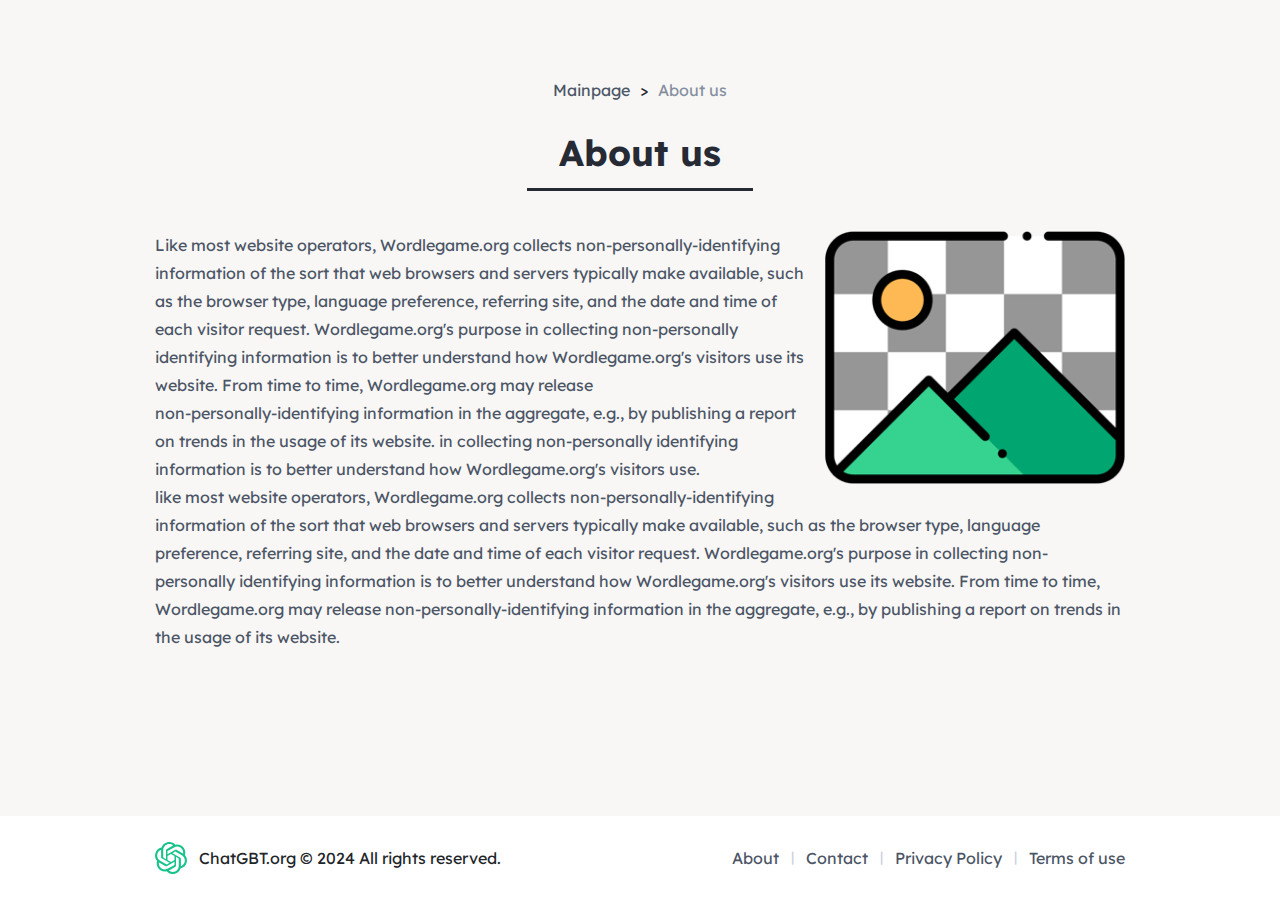
<file: about.html>
<!DOCTYPE html>
<html lang="ru">

<head>
	<meta charset="UTF-8">
	<meta http-equiv="X-UA-Compatible" content="IE=edge">
	<meta name="viewport" content="width=device-width, initial-scale=1.0">
	<title>ChatGBT - About us</title>
	<meta property="og:title" content="ChatGBT - About us">
	<meta property="og:description" content="Описание">
	<meta property="og:url" content="/">
	<meta property="og:site_name" content="ChatGBT - About us">
	<!-- favicon -->
	<link rel="apple-touch-icon" sizes="180x180" href="img/favicon/apple-touch-icon.png">
	<link rel="icon" type="image/png" sizes="32x32" href="img/favicon/favicon-32x32.png">
	<link rel="icon" type="image/png" sizes="16x16" href="img/favicon/favicon-16x16.png">
	<link rel="manifest" href="img/favicon/site.webmanifest">
	<link rel="mask-icon" href="img/favicon/safari-pinned-tab.svg" color="#5bbad5">
	<meta name="msapplication-TileColor" content="#ffffff">
	<meta name="theme-color" content="#ffffff">
	<!-- styles -->
	<link rel="stylesheet" href="css/vendor.min.css">
	<link rel="stylesheet" href="css/app.min.css">
</head>

<body>
	<!-- wrapper -->
	<div class="wrapper">
		<!-- content -->
		<div class="wrapper__content">
			<!-- about us -->
			<section class="section-inner" id="about-us">
				<div class="container">
					<nav class="breadcrumb section-inner__breadcrumb" aria-label="Breadcrumb">
						<ol class="breadcrumb__list">
							<li class="breadcrumb__item">
								<a href="index.html" class="breadcrumb__link">Mainpage</a>
							</li>
							<li class="breadcrumb__item">
								<a href="about.html" class="breadcrumb__link">About us</a>
							</li>
						</ol>
					</nav>
					<div class="section-heading">
						<h2 class="section-heading__title">About us</h2>
					</div>
					<div class="section-inner__content content">
						<picture class="float-right">
							<img src="img/about.svg" alt="Image">
						</picture>
						<p>Like most website operators, Wordlegame.org collects non-personally-identifying information
							of the sort that web browsers and servers typically make available, such as the browser
							type, language preference, referring site, and the date and time of each visitor request.
							Wordlegame.org's purpose in collecting non-personally identifying information is to better
							understand how Wordlegame.org's visitors use its website. From time to time, Wordlegame.org
							may release <br>non-personally-identifying information in the aggregate, e.g., by publishing
							a report on trends in the usage of its website. in collecting non-personally identifying
							information is to better understand how Wordlegame.org's visitors use. <br>like most website
							operators, Wordlegame.org collects non-personally-identifying information of the sort that
							web browsers and servers typically make available, such as the browser type, language
							preference, referring site, and the date and time of each visitor request. Wordlegame.org's
							purpose in collecting non-personally identifying information is to better understand how
							Wordlegame.org's visitors use its website. From time to time, Wordlegame.org may release
							non-personally-identifying information in the aggregate, e.g., by publishing a report on
							trends in the usage of its website.</p>
					</div>
				</div>
			</section>
			<!-- end of about us -->
		</div>
		<!-- end of content -->
		<!-- footer -->
		<footer class="footer" id="footer">
			<div class="container">
				<div class="footer__wrapper">
					<div class="footer__inner">
						<picture class="footer__logotype">
							<img src="img/logo.svg" alt="ChatGBT">
						</picture>
						<p class="footer__copyright">ChatGBT.org © 2024 All rights reserved.</p>
					</div>
					<ul class="footer__list">
						<li class="footer__item">
							<a href="about.html" class="footer__link">About</a>
						</li>
						<li class="footer__item">
							<a href="#" class="footer__link">Contact</a>
						</li>
						<li class="footer__item">
							<a href="privacy-policy.html" class="footer__link">Privacy Policy</a>
						</li>
						<li class="footer__item">
							<a href="terms-of-use.html" class="footer__link">Terms of use</a>
						</li>
					</ul>
				</div>
			</div>
		</footer>
		<!-- end of footer -->
	</div>
	<!-- end of wrapper -->
	<!-- scripts -->
	<script src="js/vendor.min.js"></script>
	<script src="js/app.min.js"></script>
</body>

</html>
</file>
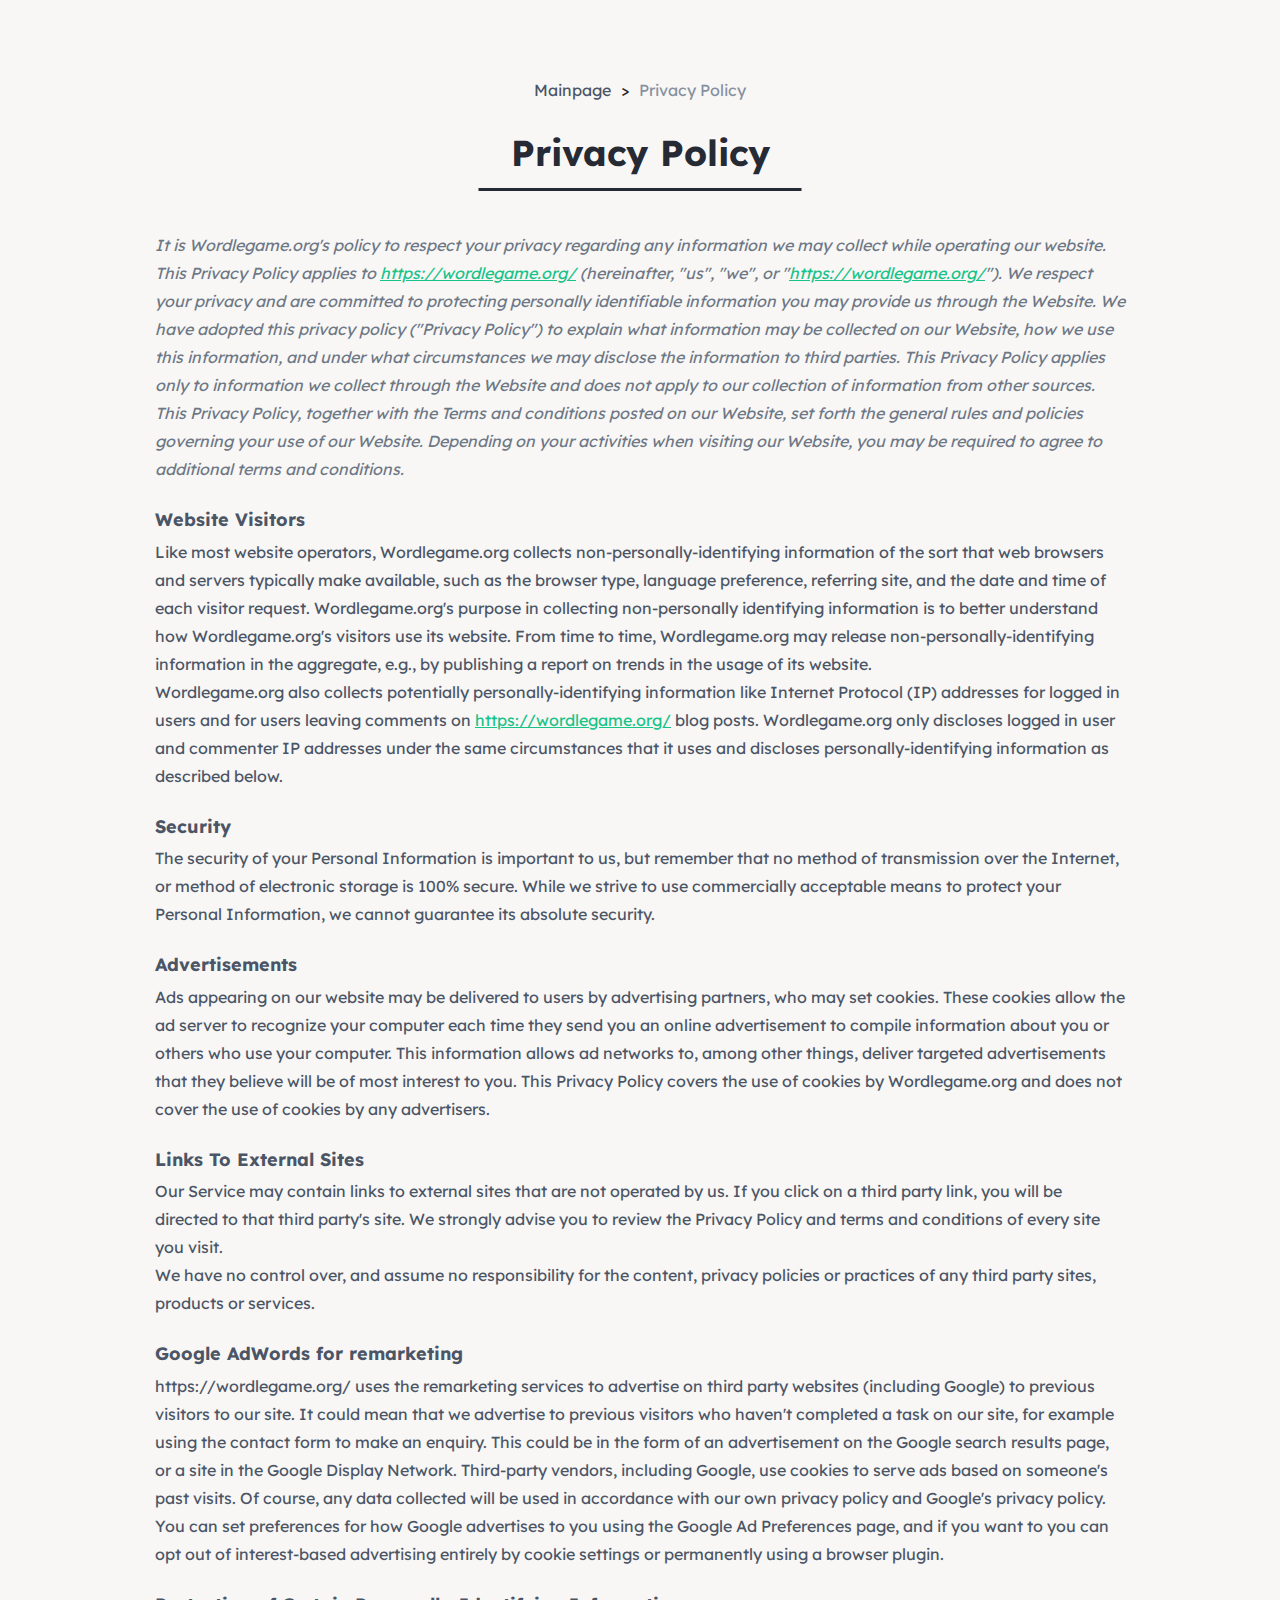
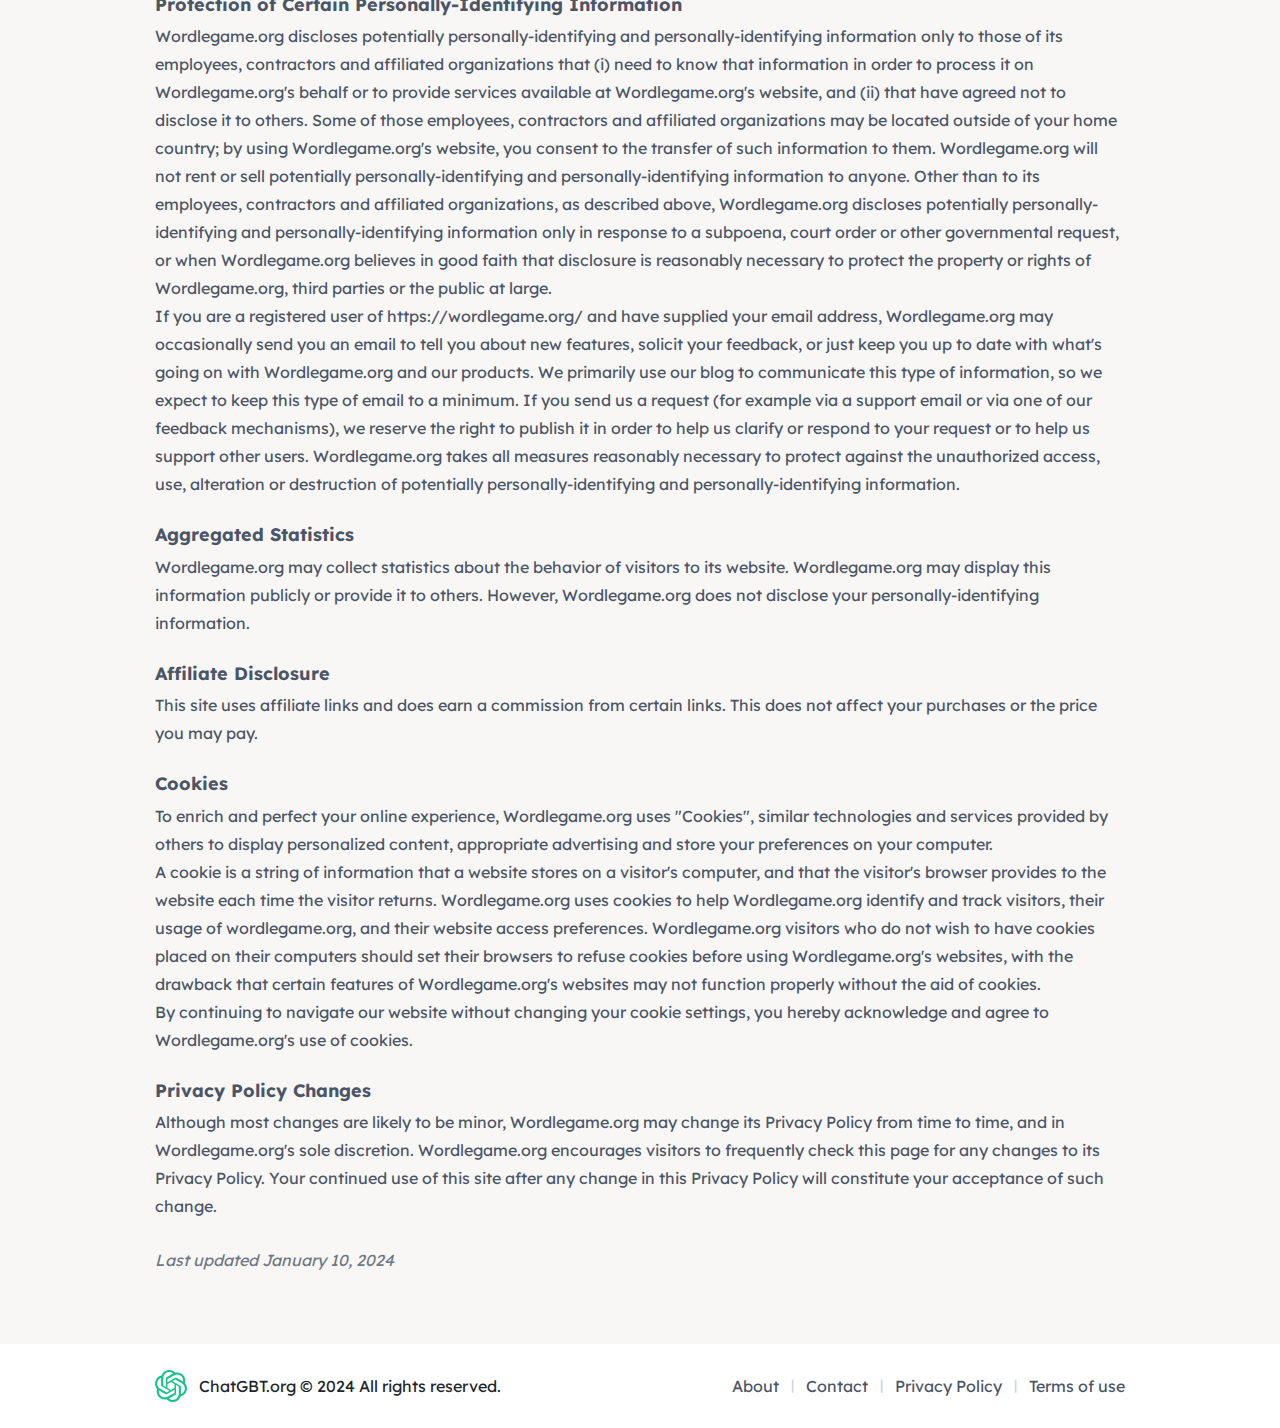
<file: privacy-policy.html>
<!DOCTYPE html>
<html lang="ru">

<head>
	<meta charset="UTF-8">
	<meta http-equiv="X-UA-Compatible" content="IE=edge">
	<meta name="viewport" content="width=device-width, initial-scale=1.0">
	<title>ChatGBT - Privacy Policy</title>
	<meta property="og:title" content="ChatGBT - Privacy Policy">
	<meta property="og:description" content="Описание">
	<meta property="og:url" content="/">
	<meta property="og:site_name" content="ChatGBT - Privacy Policy">
	<!-- favicon -->
	<link rel="apple-touch-icon" sizes="180x180" href="img/favicon/apple-touch-icon.png">
	<link rel="icon" type="image/png" sizes="32x32" href="img/favicon/favicon-32x32.png">
	<link rel="icon" type="image/png" sizes="16x16" href="img/favicon/favicon-16x16.png">
	<link rel="manifest" href="img/favicon/site.webmanifest">
	<link rel="mask-icon" href="img/favicon/safari-pinned-tab.svg" color="#5bbad5">
	<meta name="msapplication-TileColor" content="#ffffff">
	<meta name="theme-color" content="#ffffff">
	<!-- styles -->
	<link rel="stylesheet" href="css/vendor.min.css">
	<link rel="stylesheet" href="css/app.min.css">
</head>

<body>
	<!-- wrapper -->
	<div class="wrapper">
		<!-- content -->
		<div class="wrapper__content">
			<!-- privacy policy -->
			<div class="section-inner" id="privacy-policy">
				<div class="container">
					<nav class="breadcrumb section-inner__breadcrumb" aria-label="Breadcrumb">
						<ol class="breadcrumb__list">
							<li class="breadcrumb__item">
								<a href="index.html" class="breadcrumb__link">Mainpage</a>
							</li>
							<li class="breadcrumb__item">
								<a href="privacy-policy.html" class="breadcrumb__link">Privacy Policy</a>
							</li>
						</ol>
					</nav>
					<div class="section-heading">
						<h2 class="section-heading__title">Privacy Policy</h2>
					</div>
					<div class="section-inner__content content">
						<p>
							<i>
								It is Wordlegame.org's policy to respect your privacy regarding any information we may
								collect while operating our website. This Privacy Policy applies to <a href="https://wordlegame.org/">https://wordlegame.org/</a> (hereinafter, "us", "we",
								or "<a href="https://wordlegame.org/">https://wordlegame.org/</a>"). We respect your
								privacy and are committed to protecting personally identifiable information you may
								provide us through the Website. We have adopted this privacy policy ("Privacy Policy")
								to explain what information may be collected on our Website, how we use this
								information, and under what circumstances we may disclose the information to third
								parties. This Privacy Policy applies only to information we collect through the Website
								and does not apply to our collection of information from other sources.
								<br>
								This Privacy Policy, together with the Terms and conditions posted on our Website, set
								forth the general rules and policies governing your use of our Website. Depending on
								your activities when visiting our Website, you may be required to agree to additional
								terms and conditions.
							</i>
						</p>
						<h3>Website Visitors</h3>
						<p>
							Like most website operators, Wordlegame.org collects non-personally-identifying information
							of the sort that web browsers and servers typically make available, such as the browser
							type, language preference, referring site, and the date and time of each visitor request.
							Wordlegame.org's purpose in collecting non-personally identifying information is to better
							understand how Wordlegame.org's visitors use its website. From time to time, Wordlegame.org
							may release non-personally-identifying information in the aggregate, e.g., by publishing a
							report on trends in the usage of its website.
							<br>
							Wordlegame.org also collects potentially personally-identifying information like Internet
							Protocol (IP) addresses for logged in users and for users leaving comments on <a href="https://wordlegame.org/">https://wordlegame.org/</a> blog posts. Wordlegame.org
							only discloses logged in user and commenter IP addresses under the same circumstances that
							it uses and discloses personally-identifying information as described below.
						</p>
						<h3>Security</h3>
						<p>
							The security of your Personal Information is important to us, but remember that no method of
							transmission over the Internet, or method of electronic storage is 100% secure. While we
							strive to use commercially acceptable means to protect your Personal Information, we cannot
							guarantee its absolute security.
						</p>
						<h3>Advertisements</h3>
						<p>
							Ads appearing on our website may be delivered to users by advertising partners, who may set
							cookies. These cookies allow the ad server to recognize your computer each time they send
							you an online advertisement to compile information about you or others who use your
							computer. This information allows ad networks to, among other things, deliver targeted
							advertisements that they believe will be of most interest to you. This Privacy Policy covers
							the use of cookies by Wordlegame.org and does not cover the use of cookies by any
							advertisers.
						</p>
						<h3>Links To External Sites</h3>
						<p>
							Our Service may contain links to external sites that are not operated by us. If you click on
							a third party link, you will be directed to that third party's site. We strongly advise you
							to review the Privacy Policy and terms and conditions of every site you visit.
							<br>
							We have no control over, and assume no responsibility for the content, privacy policies or
							practices of any third party sites, products or services.
						</p>
						<h3>Google AdWords for remarketing</h3>
						<p>
							https://wordlegame.org/ uses the remarketing services to advertise on third party websites
							(including Google) to previous visitors to our site. It could mean that we advertise to
							previous visitors who haven't completed a task on our site, for example using the contact
							form to make an enquiry. This could be in the form of an advertisement on the Google search
							results page, or a site in the Google Display Network. Third-party vendors, including
							Google, use cookies to serve ads based on someone's past visits. Of course, any data
							collected will be used in accordance with our own privacy policy and Google's privacy
							policy.
							<br>
							You can set preferences for how Google advertises to you using the Google Ad Preferences
							page, and if you want to you can opt out of interest-based advertising entirely by cookie
							settings or permanently using a browser plugin.
						</p>
						<h3>Protection of Certain Personally-Identifying Information</h3>
						<p>
							Wordlegame.org discloses potentially personally-identifying and personally-identifying
							information only to those of its employees, contractors and affiliated organizations that
							(i) need to know that information in order to process it on Wordlegame.org's behalf or to
							provide services available at Wordlegame.org's website, and (ii) that have agreed not to
							disclose it to others. Some of those employees, contractors and affiliated organizations may
							be located outside of your home country; by using Wordlegame.org's website, you consent to
							the transfer of such information to them. Wordlegame.org will not rent or sell potentially
							personally-identifying and personally-identifying information to anyone. Other than to its
							employees, contractors and affiliated organizations, as described above, Wordlegame.org
							discloses potentially personally-identifying and personally-identifying information only in
							response to a subpoena, court order or other governmental request, or when Wordlegame.org
							believes in good faith that disclosure is reasonably necessary to protect the property or
							rights of Wordlegame.org, third parties or the public at large.
							<br>
							If you are a registered user of https://wordlegame.org/ and have supplied your email
							address, Wordlegame.org may occasionally send you an email to tell you about new features,
							solicit your feedback, or just keep you up to date with what's going on with Wordlegame.org
							and our products. We primarily use our blog to communicate this type of information, so we
							expect to keep this type of email to a minimum. If you send us a request (for example via a
							support email or via one of our feedback mechanisms), we reserve the right to publish it in
							order to help us clarify or respond to your request or to help us support other users.
							Wordlegame.org takes all measures reasonably necessary to protect against the unauthorized
							access, use, alteration or destruction of potentially personally-identifying and
							personally-identifying information.
						</p>
						<h3>Aggregated Statistics</h3>
						<p>
							Wordlegame.org may collect statistics about the behavior of visitors to its website.
							Wordlegame.org may display this information publicly or provide it to others. However,
							Wordlegame.org does not disclose your personally-identifying information.
						</p>
						<h3>Affiliate Disclosure</h3>
						<p>
							This site uses affiliate links and does earn a commission from certain links. This does not
							affect your purchases or the price you may pay.
						</p>
						<h3>Cookies</h3>
						<p>
							To enrich and perfect your online experience, Wordlegame.org uses "Cookies", similar
							technologies and services provided by others to display personalized content, appropriate
							advertising and store your preferences on your computer.
							<br>
							A cookie is a string of information that a website stores on a visitor's computer, and that
							the visitor's browser provides to the website each time the visitor returns. Wordlegame.org
							uses cookies to help Wordlegame.org identify and track visitors, their usage of
							wordlegame.org, and their website access preferences. Wordlegame.org visitors who do not
							wish to have cookies placed on their computers should set their browsers to refuse cookies
							before using Wordlegame.org's websites, with the drawback that certain features of
							Wordlegame.org's websites may not function properly without the aid of cookies.
							<br>
							By continuing to navigate our website without changing your cookie settings, you hereby
							acknowledge and agree to Wordlegame.org's use of cookies.
						</p>
						<h3>Privacy Policy Changes</h3>
						<p>
							Although most changes are likely to be minor, Wordlegame.org may change its Privacy Policy
							from time to time, and in Wordlegame.org's sole discretion. Wordlegame.org encourages
							visitors to frequently check this page for any changes to its Privacy Policy. Your continued
							use of this site after any change in this Privacy Policy will constitute your acceptance of
							such change.
						</p>
						<p>
							<i>Last updated January 10, 2024</i>
						</p>
					</div>
				</div>
			</div>
			<!-- end of privacy policy -->
		</div>
		<!-- end of content -->
		<!-- footer -->
		<footer class="footer" id="footer">
			<div class="container">
				<div class="footer__wrapper">
					<div class="footer__inner">
						<picture class="footer__logotype">
							<img src="img/logo.svg" alt="ChatGBT">
						</picture>
						<p class="footer__copyright">ChatGBT.org © 2024 All rights reserved.</p>
					</div>
					<ul class="footer__list">
						<li class="footer__item">
							<a href="about.html" class="footer__link">About</a>
						</li>
						<li class="footer__item">
							<a href="#" class="footer__link">Contact</a>
						</li>
						<li class="footer__item">
							<a href="privacy-policy.html" class="footer__link">Privacy Policy</a>
						</li>
						<li class="footer__item">
							<a href="terms-of-use.html" class="footer__link">Terms of use</a>
						</li>
					</ul>
				</div>
			</div>
		</footer>
		<!-- end of footer -->
	</div>
	<!-- end of wrapper -->
	<!-- scripts -->
	<script src="js/vendor.min.js"></script>
	<script src="js/app.min.js"></script>
</body>

</html>
</file>
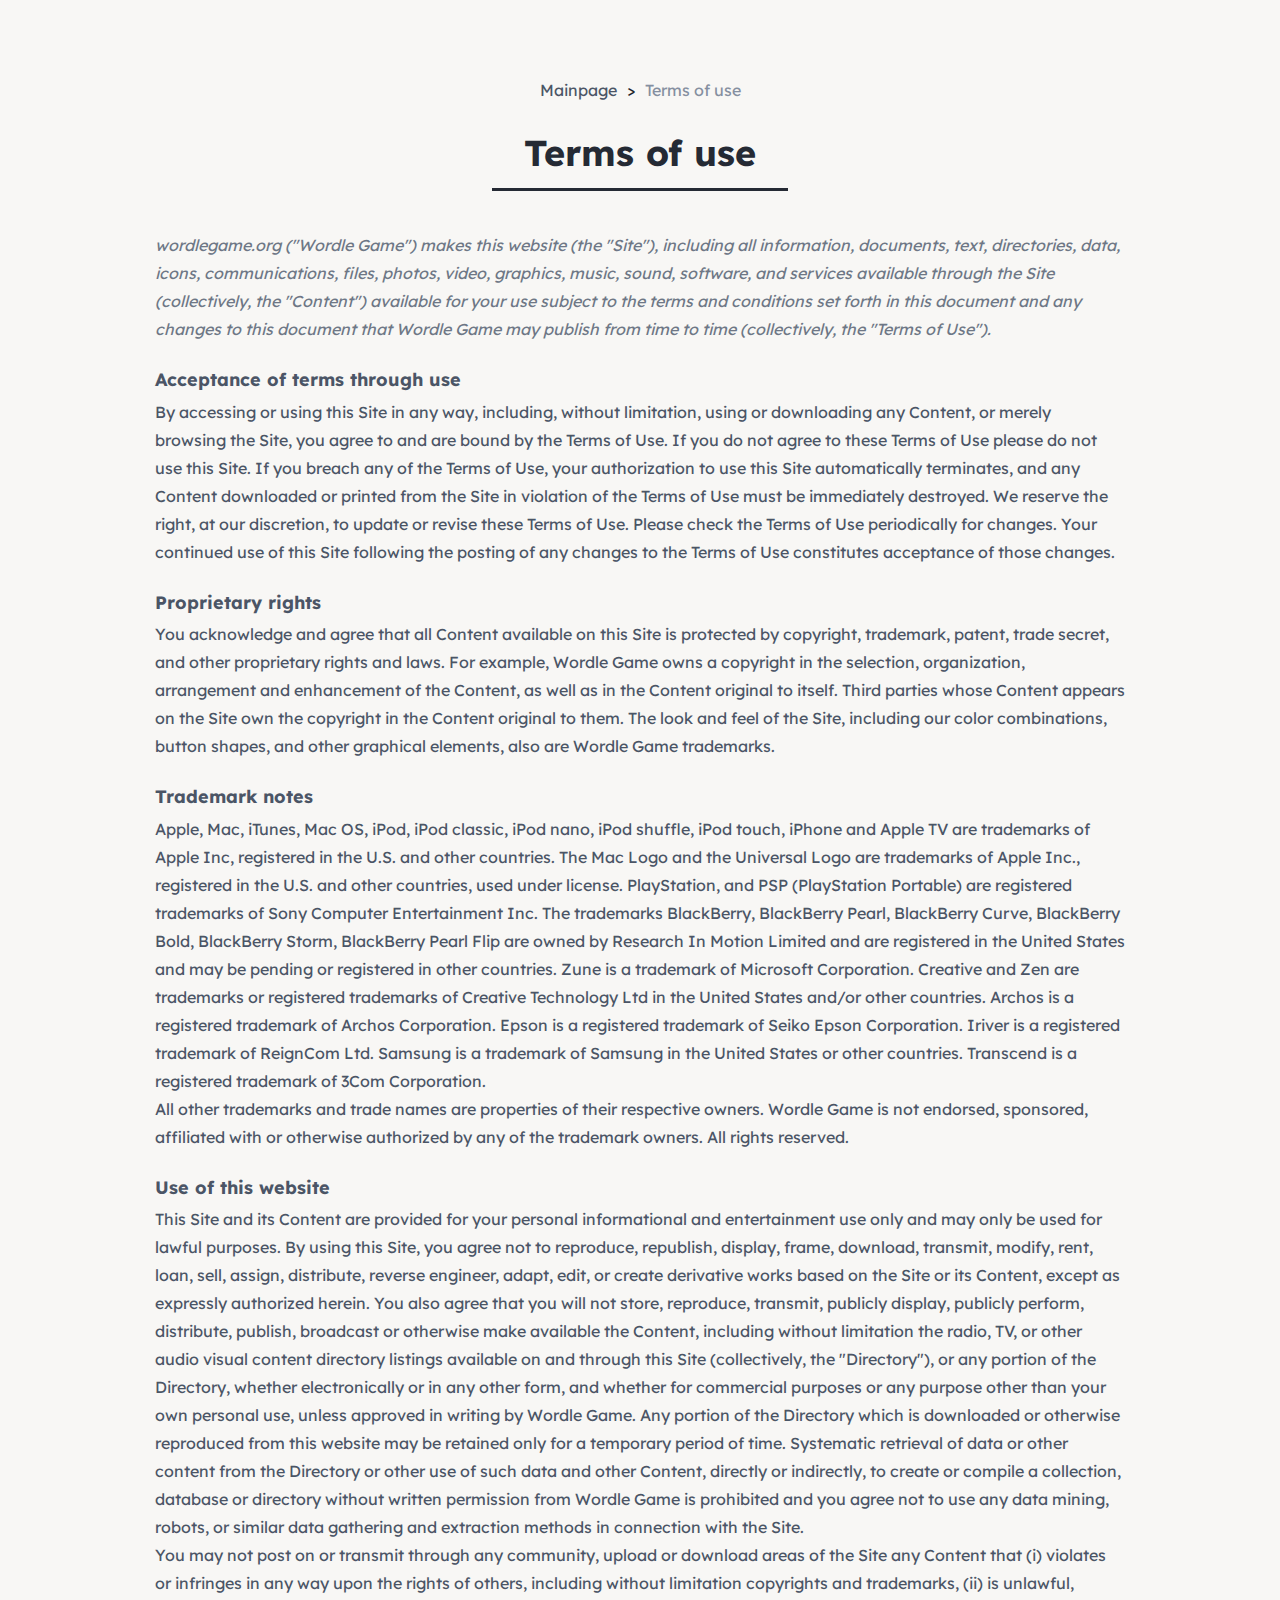
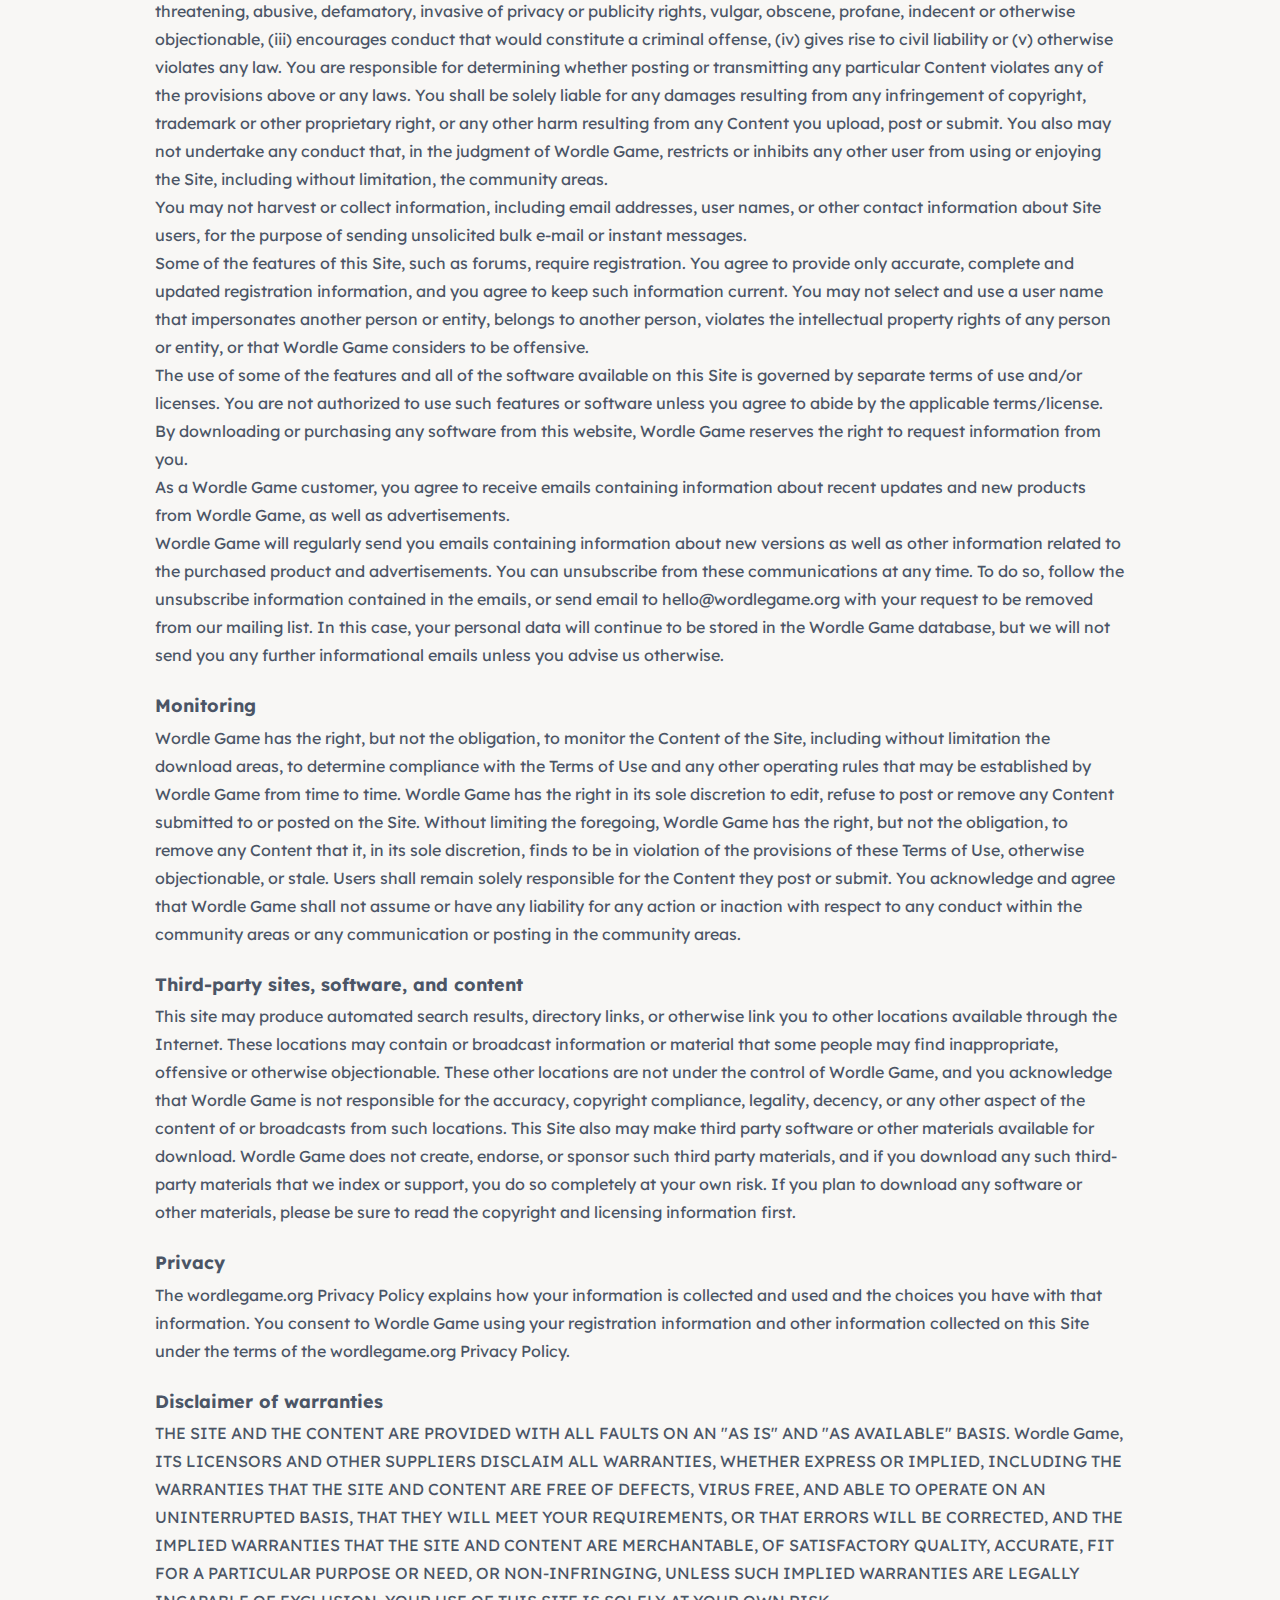
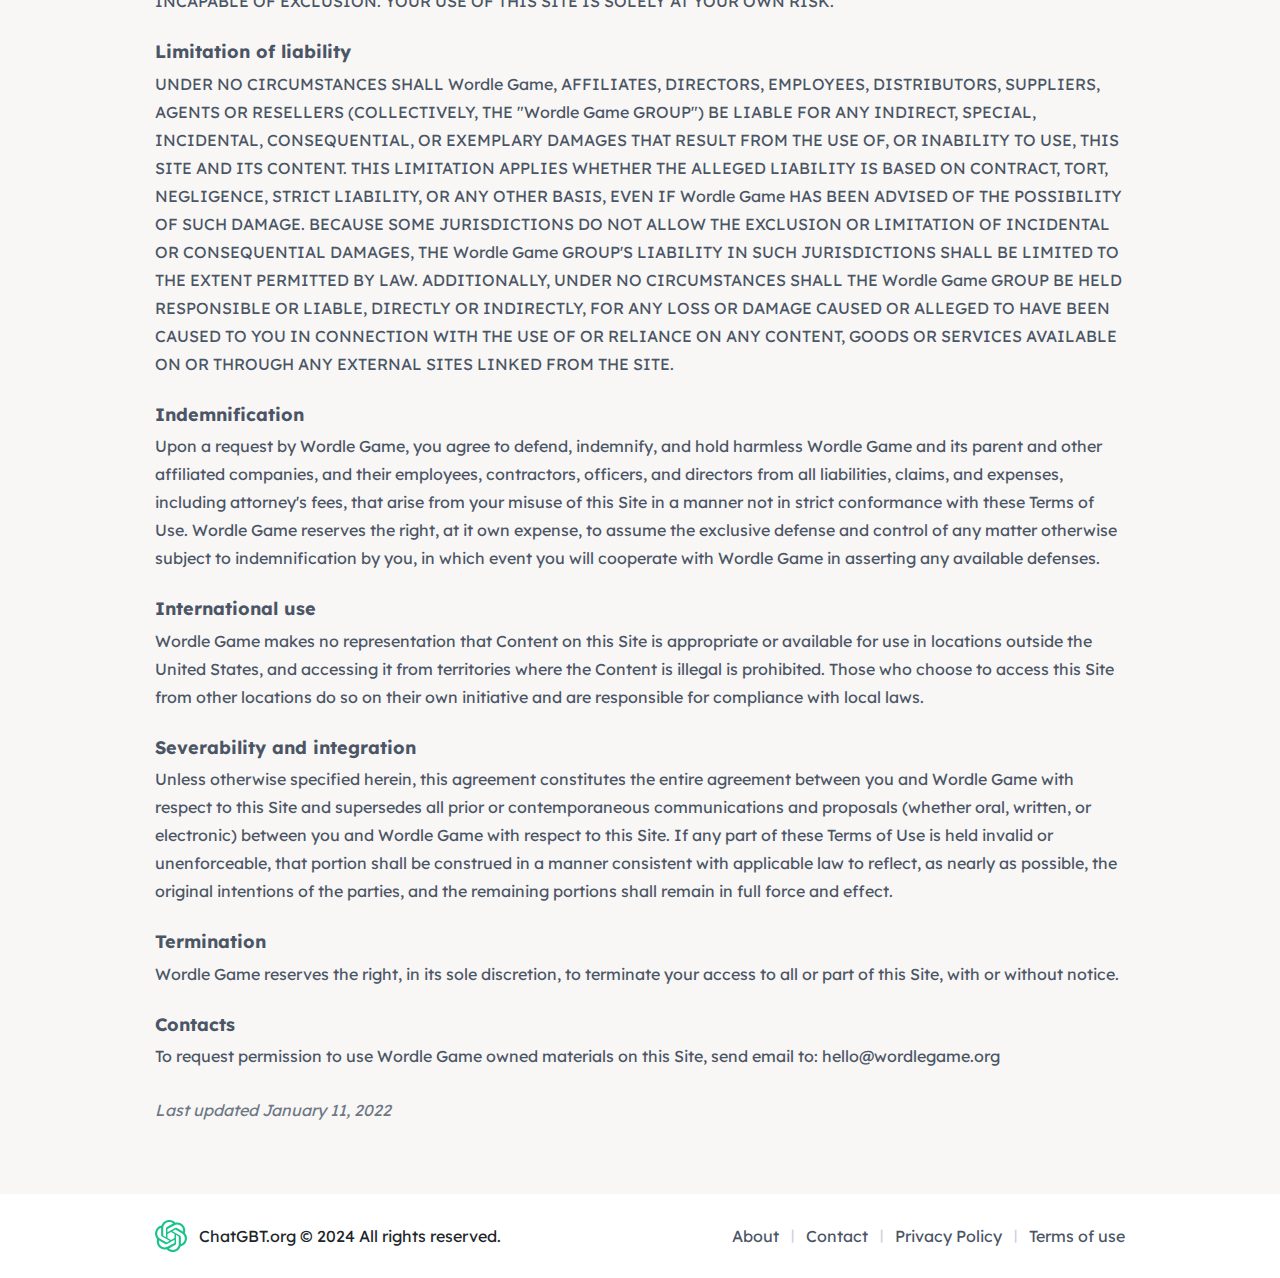
<file: terms-of-use.html>
<!DOCTYPE html>
<html lang="ru">

<head>
	<meta charset="UTF-8">
	<meta http-equiv="X-UA-Compatible" content="IE=edge">
	<meta name="viewport" content="width=device-width, initial-scale=1.0">
	<title>ChatGBT - Terms of use</title>
	<meta property="og:title" content="ChatGBT - Terms of use">
	<meta property="og:description" content="Описание">
	<meta property="og:url" content="/">
	<meta property="og:site_name" content="ChatGBT - Terms of use">
	<!-- favicon -->
	<link rel="apple-touch-icon" sizes="180x180" href="img/favicon/apple-touch-icon.png">
	<link rel="icon" type="image/png" sizes="32x32" href="img/favicon/favicon-32x32.png">
	<link rel="icon" type="image/png" sizes="16x16" href="img/favicon/favicon-16x16.png">
	<link rel="manifest" href="img/favicon/site.webmanifest">
	<link rel="mask-icon" href="img/favicon/safari-pinned-tab.svg" color="#5bbad5">
	<meta name="msapplication-TileColor" content="#ffffff">
	<meta name="theme-color" content="#ffffff">
	<!-- styles -->
	<link rel="stylesheet" href="css/vendor.min.css">
	<link rel="stylesheet" href="css/app.min.css">
</head>

<body>
	<!-- wrapper -->
	<div class="wrapper">
		<!-- content -->
		<div class="wrapper__content">
			<!-- terms of use -->
			<div class="section-inner" id="privacy-policy">
				<div class="container">
					<nav class="breadcrumb section-inner__breadcrumb" aria-label="Breadcrumb">
						<ol class="breadcrumb__list">
							<li class="breadcrumb__item">
								<a href="index.html" class="breadcrumb__link">Mainpage</a>
							</li>
							<li class="breadcrumb__item">
								<a href="terms-of-use.html" class="breadcrumb__link">Terms of use</a>
							</li>
						</ol>
					</nav>
					<div class="section-heading">
						<h2 class="section-heading__title">Terms of use</h2>
					</div>
					<div class="section-inner__content content">
						<p>
							<i>
								wordlegame.org ("Wordle Game") makes this website (the "Site"), including all
								information, documents, text, directories, data, icons, communications, files, photos,
								video, graphics, music, sound, software, and services available through the Site
								(collectively, the "Content") available for your use subject to the terms and conditions
								set forth in this document and any changes to this document that Wordle Game may publish
								from time to time (collectively, the "Terms of Use").
							</i>
						</p>
						<h3>Acceptance of terms through use</h3>
						<p>
							By accessing or using this Site in any way, including, without limitation, using or
							downloading any Content, or merely browsing the Site, you agree to and are bound by the
							Terms of Use. If you do not agree to these Terms of Use please do not use this Site. If you
							breach any of the Terms of Use, your authorization to use this Site automatically
							terminates, and any Content downloaded or printed from the Site in violation of the Terms of
							Use must be immediately destroyed. We reserve the right, at our discretion, to update or
							revise these Terms of Use. Please check the Terms of Use periodically for changes. Your
							continued use of this Site following the posting of any changes to the Terms of Use
							constitutes acceptance of those changes.
						</p>
						<h3>Proprietary rights</h3>
						<p>
							You acknowledge and agree that all Content available on this Site is protected by copyright,
							trademark, patent, trade secret, and other proprietary rights and laws. For example, Wordle
							Game owns a copyright in the selection, organization, arrangement and enhancement of the
							Content, as well as in the Content original to itself. Third parties whose Content appears
							on the Site own the copyright in the Content original to them. The look and feel of the
							Site, including our color combinations, button shapes, and other graphical elements, also
							are Wordle Game trademarks.
						</p>
						<h3>Trademark notes</h3>
						<p>
							Apple, Mac, iTunes, Mac OS, iPod, iPod classic, iPod nano, iPod shuffle, iPod touch, iPhone
							and Apple TV are trademarks of Apple Inc, registered in the U.S. and other countries. The
							Mac Logo and the Universal Logo are trademarks of Apple Inc., registered in the U.S. and
							other countries, used under license. PlayStation, and PSP (PlayStation Portable) are
							registered trademarks of Sony Computer Entertainment Inc. The trademarks BlackBerry,
							BlackBerry Pearl, BlackBerry Curve, BlackBerry Bold, BlackBerry Storm, BlackBerry Pearl Flip
							are owned by Research In Motion Limited and are registered in the United States and may be
							pending or registered in other countries. Zune is a trademark of Microsoft Corporation.
							Creative and Zen are trademarks or registered trademarks of Creative Technology Ltd in the
							United States and/or other countries. Archos is a registered trademark of Archos
							Corporation. Epson is a registered trademark of Seiko Epson Corporation. Iriver is a
							registered trademark of ReignCom Ltd. Samsung is a trademark of Samsung in the United States
							or other countries. Transcend is a registered trademark of 3Com Corporation.
							<br>
							All other trademarks and trade names are properties of their respective owners. Wordle Game
							is not endorsed, sponsored, affiliated with or otherwise authorized by any of the trademark
							owners. All rights reserved.
						</p>
						<h3>Use of this website</h3>
						<p>
							This Site and its Content are provided for your personal informational and entertainment use
							only and may only be used for lawful purposes. By using this Site, you agree not to
							reproduce, republish, display, frame, download, transmit, modify, rent, loan, sell, assign,
							distribute, reverse engineer, adapt, edit, or create derivative works based on the Site or
							its Content, except as expressly authorized herein. You also agree that you will not store,
							reproduce, transmit, publicly display, publicly perform, distribute, publish, broadcast or
							otherwise make available the Content, including without limitation the radio, TV, or other
							audio visual content directory listings available on and through this Site (collectively,
							the "Directory"), or any portion of the Directory, whether electronically or in any other
							form, and whether for commercial purposes or any purpose other than your own personal use,
							unless approved in writing by Wordle Game. Any portion of the Directory which is downloaded
							or otherwise reproduced from this website may be retained only for a temporary period of
							time. Systematic retrieval of data or other content from the Directory or other use of such
							data and other Content, directly or indirectly, to create or compile a collection, database
							or directory without written permission from Wordle Game is prohibited and you agree not to
							use any data mining, robots, or similar data gathering and extraction methods in connection
							with the Site.
							<br>
							You may not post on or transmit through any community, upload or download areas of the Site
							any Content that (i) violates or infringes in any way upon the rights of others, including
							without limitation copyrights and trademarks, (ii) is unlawful, threatening, abusive,
							defamatory, invasive of privacy or publicity rights, vulgar, obscene, profane, indecent or
							otherwise objectionable, (iii) encourages conduct that would constitute a criminal offense,
							(iv) gives rise to civil liability or (v) otherwise violates any law. You are responsible
							for determining whether posting or transmitting any particular Content violates any of the
							provisions above or any laws. You shall be solely liable for any damages resulting from any
							infringement of copyright, trademark or other proprietary right, or any other harm resulting
							from any Content you upload, post or submit. You also may not undertake any conduct that, in
							the judgment of Wordle Game, restricts or inhibits any other user from using or enjoying the
							Site, including without limitation, the community areas.
							<br>
							You may not harvest or collect information, including email addresses, user names, or other
							contact information about Site users, for the purpose of sending unsolicited bulk e-mail or
							instant messages.
							<br>
							Some of the features of this Site, such as forums, require registration. You agree to
							provide only accurate, complete and updated registration information, and you agree to keep
							such information current. You may not select and use a user name that impersonates another
							person or entity, belongs to another person, violates the intellectual property rights of
							any person or entity, or that Wordle Game considers to be offensive.
							<br>
							The use of some of the features and all of the software available on this Site is governed
							by separate terms of use and/or licenses. You are not authorized to use such features or
							software unless you agree to abide by the applicable terms/license.
							<br>
							By downloading or purchasing any software from this website, Wordle Game reserves the right
							to request information from you.
							<br>
							As a Wordle Game customer, you agree to receive emails containing information about recent
							updates and new products from Wordle Game, as well as advertisements.
							<br>
							Wordle Game will regularly send you emails containing information about new versions as well
							as other information related to the purchased product and advertisements. You can
							unsubscribe from these communications at any time. To do so, follow the unsubscribe
							information contained in the emails, or send email to hello@wordlegame.org with your request
							to be removed from our mailing list. In this case, your personal data will continue to be
							stored in the Wordle Game database, but we will not send you any further informational
							emails unless you advise us otherwise.
						</p>
						<h3>Monitoring</h3>
						<p>
							Wordle Game has the right, but not the obligation, to monitor the Content of the Site,
							including without limitation the download areas, to determine compliance with the Terms of
							Use and any other operating rules that may be established by Wordle Game from time to time.
							Wordle Game has the right in its sole discretion to edit, refuse to post or remove any
							Content submitted to or posted on the Site. Without limiting the foregoing, Wordle Game has
							the right, but not the obligation, to remove any Content that it, in its sole discretion,
							finds to be in violation of the provisions of these Terms of Use, otherwise objectionable,
							or stale. Users shall remain solely responsible for the Content they post or submit. You
							acknowledge and agree that Wordle Game shall not assume or have any liability for any action
							or inaction with respect to any conduct within the community areas or any communication or
							posting in the community areas.
						</p>
						<h3>Third-party sites, software, and content</h3>
						<p>
							This site may produce automated search results, directory links, or otherwise link you to
							other locations available through the Internet. These locations may contain or broadcast
							information or material that some people may find inappropriate, offensive or otherwise
							objectionable. These other locations are not under the control of Wordle Game, and you
							acknowledge that Wordle Game is not responsible for the accuracy, copyright compliance,
							legality, decency, or any other aspect of the content of or broadcasts from such locations.
							This Site also may make third party software or other materials available for download.
							Wordle Game does not create, endorse, or sponsor such third party materials, and if you
							download any such third-party materials that we index or support, you do so completely at
							your own risk. If you plan to download any software or other materials, please be sure to
							read the copyright and licensing information first.
						</p>
						<h3>Privacy</h3>
						<p>
							The wordlegame.org Privacy Policy explains how your information is collected and used and
							the choices you have with that information. You consent to Wordle Game using your
							registration information and other information collected on this Site under the terms of the
							wordlegame.org Privacy Policy.
						</p>
						<h3>Disclaimer of warranties</h3>
						<p>
							THE SITE AND THE CONTENT ARE PROVIDED WITH ALL FAULTS ON AN "AS IS" AND "AS AVAILABLE"
							BASIS. Wordle Game, ITS LICENSORS AND OTHER SUPPLIERS DISCLAIM ALL WARRANTIES, WHETHER
							EXPRESS OR IMPLIED, INCLUDING THE WARRANTIES THAT THE SITE AND CONTENT ARE FREE OF DEFECTS,
							VIRUS FREE, AND ABLE TO OPERATE ON AN UNINTERRUPTED BASIS, THAT THEY WILL MEET YOUR
							REQUIREMENTS, OR THAT ERRORS WILL BE CORRECTED, AND THE IMPLIED WARRANTIES THAT THE SITE AND
							CONTENT ARE MERCHANTABLE, OF SATISFACTORY QUALITY, ACCURATE, FIT FOR A PARTICULAR PURPOSE OR
							NEED, OR NON-INFRINGING, UNLESS SUCH IMPLIED WARRANTIES ARE LEGALLY INCAPABLE OF EXCLUSION.
							YOUR USE OF THIS SITE IS SOLELY AT YOUR OWN RISK.
						</p>
						<h3>Limitation of liability</h3>
						<p>
							UNDER NO CIRCUMSTANCES SHALL Wordle Game, AFFILIATES, DIRECTORS, EMPLOYEES, DISTRIBUTORS,
							SUPPLIERS, AGENTS OR RESELLERS (COLLECTIVELY, THE "Wordle Game GROUP") BE LIABLE FOR ANY
							INDIRECT, SPECIAL, INCIDENTAL, CONSEQUENTIAL, OR EXEMPLARY DAMAGES THAT RESULT FROM THE USE
							OF, OR INABILITY TO USE, THIS SITE AND ITS CONTENT. THIS LIMITATION APPLIES WHETHER THE
							ALLEGED LIABILITY IS BASED ON CONTRACT, TORT, NEGLIGENCE, STRICT LIABILITY, OR ANY OTHER
							BASIS, EVEN IF Wordle Game HAS BEEN ADVISED OF THE POSSIBILITY OF SUCH DAMAGE. BECAUSE SOME
							JURISDICTIONS DO NOT ALLOW THE EXCLUSION OR LIMITATION OF INCIDENTAL OR CONSEQUENTIAL
							DAMAGES, THE Wordle Game GROUP'S LIABILITY IN SUCH JURISDICTIONS SHALL BE LIMITED TO THE
							EXTENT PERMITTED BY LAW. ADDITIONALLY, UNDER NO CIRCUMSTANCES SHALL THE Wordle Game GROUP BE
							HELD RESPONSIBLE OR LIABLE, DIRECTLY OR INDIRECTLY, FOR ANY LOSS OR DAMAGE CAUSED OR ALLEGED
							TO HAVE BEEN CAUSED TO YOU IN CONNECTION WITH THE USE OF OR RELIANCE ON ANY CONTENT, GOODS
							OR SERVICES AVAILABLE ON OR THROUGH ANY EXTERNAL SITES LINKED FROM THE SITE.
						</p>
						<h3>Indemnification</h3>
						<p>
							Upon a request by Wordle Game, you agree to defend, indemnify, and hold harmless Wordle Game
							and its parent and other affiliated companies, and their employees, contractors, officers,
							and directors from all liabilities, claims, and expenses, including attorney's fees, that
							arise from your misuse of this Site in a manner not in strict conformance with these Terms
							of Use. Wordle Game reserves the right, at it own expense, to assume the exclusive defense
							and control of any matter otherwise subject to indemnification by you, in which event you
							will cooperate with Wordle Game in asserting any available defenses.
						</p>
						<h3>International use</h3>
						<p>
							Wordle Game makes no representation that Content on this Site is appropriate or available
							for use in locations outside the United States, and accessing it from territories where the
							Content is illegal is prohibited. Those who choose to access this Site from other locations
							do so on their own initiative and are responsible for compliance with local laws.
						</p>
						<h3>Severability and integration</h3>
						<p>
							Unless otherwise specified herein, this agreement constitutes the entire agreement between
							you and Wordle Game with respect to this Site and supersedes all prior or contemporaneous
							communications and proposals (whether oral, written, or electronic) between you and Wordle
							Game with respect to this Site. If any part of these Terms of Use is held invalid or
							unenforceable, that portion shall be construed in a manner consistent with applicable law to
							reflect, as nearly as possible, the original intentions of the parties, and the remaining
							portions shall remain in full force and effect.
						</p>
						<h3>Termination</h3>
						<p>
							Wordle Game reserves the right, in its sole discretion, to terminate your access to all or
							part of this Site, with or without notice.
						</p>
						<h3>Contacts</h3>
						<p>To request permission to use Wordle Game owned materials on this Site, send email to:
							hello@wordlegame.org</p>
						<p>
							<i>
								Last updated January 11, 2022
							</i>
						</p>
					</div>
				</div>
			</div>
			<!-- end of terms of use -->
		</div>
		<!-- end of content -->
		<!-- footer -->
		<footer class="footer" id="footer">
			<div class="container">
				<div class="footer__wrapper">
					<div class="footer__inner">
						<picture class="footer__logotype">
							<img src="img/logo.svg" alt="ChatGBT">
						</picture>
						<p class="footer__copyright">ChatGBT.org © 2024 All rights reserved.</p>
					</div>
					<ul class="footer__list">
						<li class="footer__item">
							<a href="about.html" class="footer__link">About</a>
						</li>
						<li class="footer__item">
							<a href="#" class="footer__link">Contact</a>
						</li>
						<li class="footer__item">
							<a href="privacy-policy.html" class="footer__link">Privacy Policy</a>
						</li>
						<li class="footer__item">
							<a href="terms-of-use.html" class="footer__link">Terms of use</a>
						</li>
					</ul>
				</div>
			</div>
		</footer>
		<!-- end of footer -->
	</div>
	<!-- end of wrapper -->
	<!-- scripts -->
	<script src="js/vendor.min.js"></script>
	<script src="js/app.min.js"></script>
</body>

</html>
</file>
<file: css/app.min.css>
body {
  position: relative;
  overflow-x: hidden;
  font-family: "Lexend Deca", sans-serif;
  font-size: 14px;
  line-height: 1.25;
  background: #f8f7f5;
}

ul,
ol,
li {
  display: block;
  padding: 0;
  margin: 0;
  list-style: none;
}

h1,
h2,
h3,
h4,
h5,
h6 {
  margin: 0;
  font-weight: normal;
  line-height: 1.25;
}

p {
  margin: 0;
}

b,
strong {
  font-weight: 500;
}

a {
  display: inline-block;
  color: #4b5566;
  text-decoration: none;
  -webkit-transition: all 0.25s ease-in-out;
  transition: all 0.25s ease-in-out;
}
a:hover {
  text-decoration: none;
  color: #4b5566;
}
a:active {
  color: #4b5566;
}

input[type=number] {
  -moz-appearance: textfield;
}
input[type=number]::-webkit-outer-spin-button, input[type=number]::-webkit-inner-spin-button {
  display: none;
  -webkit-appearance: none;
          appearance: none;
  margin: 0;
}

picture {
  display: block;
}

img {
  max-width: 100%;
}

svg {
  -webkit-transition: all 0.25s ease-in-out;
  transition: all 0.25s ease-in-out;
}

.container {
  margin: 0 auto;
  padding: 0 20px;
  max-width: 1010px;
  width: 100%;
}

.c-language {
  position: relative;
  z-index: 100;
}
@media screen and (hover: none) {
  .c-language.is--active .c-language__dropdown {
    visibility: visible;
    opacity: 1;
    -webkit-transform: scale(1) translateY(0);
        -ms-transform: scale(1) translateY(0);
            transform: scale(1) translateY(0);
    pointer-events: all;
  }
}
.c-language__trigger {
  display: -webkit-box;
  display: -ms-flexbox;
  display: flex;
  -webkit-box-align: center;
      -ms-flex-align: center;
          align-items: center;
  padding: 14px 6px 14px 0;
  width: -webkit-fit-content;
  width: -moz-fit-content;
  width: fit-content;
  font-size: 16px;
  font-weight: normal;
  color: #FFFFFF;
  background: transparent;
  border: none;
  border-radius: 0;
  -webkit-transition: all 0.25s ease-in-out;
  transition: all 0.25s ease-in-out;
}
.c-language__trigger > img {
  display: block;
  overflow: hidden;
  min-width: 22px;
  width: 22px;
  height: 22px;
  border-radius: 50%;
  -o-object-fit: cover;
     object-fit: cover;
}
.c-language__trigger > * + * {
  margin-left: 8px;
}
.c-language__trigger:focus {
  outline: none;
}
@media screen and (hover: hover) {
  .c-language__trigger:hover {
    color: #FFFFFF;
  }
  .c-language__trigger:hover ~ .c-language__dropdown {
    visibility: visible;
    opacity: 1;
    -webkit-transform: scale(1) translateY(0);
        -ms-transform: scale(1) translateY(0);
            transform: scale(1) translateY(0);
    pointer-events: all;
  }
}
.c-language__dropdown {
  position: absolute;
  top: 100%;
  right: -6px;
  z-index: 100;
  -webkit-transform: scale(0.99) translateY(-0.7em);
      -ms-transform: scale(0.99) translateY(-0.7em);
          transform: scale(0.99) translateY(-0.7em);
  display: block;
  overflow: hidden;
  visibility: hidden;
  opacity: 0;
  -webkit-transform-origin: top;
      -ms-transform-origin: top;
          transform-origin: top;
  padding: 14px;
  min-width: 290px;
  width: 290px;
  background: #090f1e;
  border-radius: 0 0 4px 4px;
  -webkit-transition-timing-function: cubic-bezier(0.16, 1, 0.3, 1);
          transition-timing-function: cubic-bezier(0.16, 1, 0.3, 1);
  -webkit-transition-duration: 500ms;
          transition-duration: 500ms;
  -webkit-transition-property: opacity, -webkit-transform;
  transition-property: opacity, -webkit-transform;
  transition-property: opacity, transform;
  transition-property: opacity, transform, -webkit-transform;
  pointer-events: none;
  will-change: opacity, transform;
}
@media screen and (hover: hover) {
  .c-language__dropdown:hover {
    visibility: visible;
    opacity: 1;
    -webkit-transform: scale(1) translateY(0);
        -ms-transform: scale(1) translateY(0);
            transform: scale(1) translateY(0);
    pointer-events: all;
  }
}
@media screen and (max-width: 767px) {
  .c-language__dropdown {
    min-width: auto;
    width: calc(100vw - 60px);
  }
}
.c-language__list {
  display: -webkit-box;
  display: -ms-flexbox;
  display: flex;
  -ms-flex-wrap: wrap;
      flex-wrap: wrap;
}
.c-language__item {
  width: calc(50% - 6px);
}
.c-language__item:nth-child(2n) {
  margin-left: 12px;
}
.c-language__item:nth-child(n+3) {
  margin-top: 12px;
}
.c-language__btn {
  display: -webkit-box;
  display: -ms-flexbox;
  display: flex;
  -webkit-box-align: center;
      -ms-flex-align: center;
          align-items: center;
  padding: 0;
  width: 100%;
  font-size: 16px;
  font-weight: normal;
  color: #FFFFFF;
  background: transparent;
  border: none;
  border-radius: 0;
  -webkit-transition: all 0.25s ease-in-out;
  transition: all 0.25s ease-in-out;
}
.c-language__btn > img {
  display: block;
  overflow: hidden;
  min-width: 22px;
  width: 22px;
  height: 22px;
  border-radius: 50%;
  -o-object-fit: cover;
     object-fit: cover;
}
.c-language__btn > * + * {
  margin-left: 8px;
}
.c-language__btn:focus {
  outline: none;
}
@media screen and (hover: hover) {
  .c-language__btn:hover {
    color: #18c389;
  }
}

.breadcrumb__list {
  display: -webkit-box;
  display: -ms-flexbox;
  display: flex;
  -webkit-box-align: center;
      -ms-flex-align: center;
          align-items: center;
  width: -webkit-fit-content;
  width: -moz-fit-content;
  width: fit-content;
}
.breadcrumb__item {
  display: -webkit-box;
  display: -ms-flexbox;
  display: flex;
  -webkit-box-align: center;
      -ms-flex-align: center;
          align-items: center;
}
.breadcrumb__item:last-child .breadcrumb__link {
  color: #858fa0;
}
.breadcrumb__item:last-child .breadcrumb__link:hover {
  color: #858fa0;
}
.breadcrumb__item + .breadcrumb__item::before {
  content: ">";
  display: block;
  margin: 0 10px;
  width: -webkit-fit-content;
  width: -moz-fit-content;
  width: fit-content;
  font-size: 16px;
  font-weight: normal;
}
.breadcrumb__link {
  display: block;
  width: -webkit-fit-content;
  width: -moz-fit-content;
  width: fit-content;
  font-size: 16px;
  font-weight: normal;
}
@media screen and (hover: hover) {
  .breadcrumb__link:hover {
    color: #18c389;
  }
}

.header {
  position: fixed;
  top: 0;
  right: 0;
  left: 0;
  z-index: 600;
  width: 100%;
  background: #090f1e;
}
.header__wrapper {
  display: -webkit-box;
  display: -ms-flexbox;
  display: flex;
  -webkit-box-align: center;
      -ms-flex-align: center;
          align-items: center;
  -webkit-box-pack: justify;
      -ms-flex-pack: justify;
          justify-content: space-between;
}
@media screen and (max-width: 767px) {
  .header__wrapper {
    padding: 6px 0;
  }
}
.header__logotype {
  display: block;
  overflow: hidden;
  min-width: 173px;
  width: 173px;
  height: 36px;
}
.header__logotype img {
  display: block;
  width: 100%;
  height: 100%;
  -o-object-fit: contain;
     object-fit: contain;
}
.header__btn {
  display: block;
  margin-left: auto;
  padding: 6px 12px;
  width: -webkit-fit-content;
  width: -moz-fit-content;
  width: fit-content;
  font-size: 16px;
  font-weight: normal;
  line-height: 1.5;
  text-align: center;
  color: #FFFFFF;
  background: #18c389;
  border: none;
  border-radius: 10px;
  -webkit-transition: all 0.25s ease-in-out;
  transition: all 0.25s ease-in-out;
}
.header__btn:focus {
  outline: none;
}
.header__btn:hover {
  color: #FFFFFF;
}
@media screen and (max-width: 767px) {
  .header__btn {
    display: none;
  }
}
.header__btn + .header__nav {
  margin-left: 8px;
}
.header__nav {
  margin-left: auto;
}
@media screen and (max-width: 767px) {
  .header__nav {
    display: none;
  }
}
.header__language {
  margin-left: 10px;
}
@media screen and (max-width: 767px) {
  .header__language {
    margin-left: auto;
    margin-right: 10px;
  }
}

.nav__list {
  display: -webkit-box;
  display: -ms-flexbox;
  display: flex;
  -webkit-box-align: center;
      -ms-flex-align: center;
          align-items: center;
  width: -webkit-fit-content;
  width: -moz-fit-content;
  width: fit-content;
}
@media screen and (max-width: 767px) {
  .nav__list {
    -webkit-box-orient: vertical;
    -webkit-box-direction: normal;
        -ms-flex-direction: column;
            flex-direction: column;
    width: 100%;
  }
}
@media screen and (max-width: 767px) {
  .nav__item {
    width: 100%;
  }
}
.nav__link {
  display: block;
  padding: 14px 16px;
  width: -webkit-fit-content;
  width: -moz-fit-content;
  width: fit-content;
  font-size: 16px;
  font-weight: normal;
  color: #FFFFFF;
  border-bottom: 2px solid transparent;
}
.nav__link:hover {
  color: #FFFFFF;
}
@media screen and (hover: hover) {
  .nav__link:hover {
    color: #18c389;
    border-color: #18c389;
  }
}
@media screen and (max-width: 767px) {
  .nav__link {
    padding: 10px 20px;
    width: 100%;
  }
}

.hamburger {
  position: relative;
  z-index: 1;
  display: block;
  padding: 0;
  min-width: 36px;
  width: 36px;
  height: 36px;
  font-size: 0;
  background: transparent;
  border: none;
  border-radius: 0;
  -webkit-transition: all 0.25s ease-in-out;
  transition: all 0.25s ease-in-out;
}
.hamburger:focus {
  outline: none;
}
.hamburger.is--active .hamburger__inner:first-child {
  top: 17px;
  -webkit-transform: rotate(45deg);
      -ms-transform: rotate(45deg);
          transform: rotate(45deg);
}
.hamburger.is--active .hamburger__inner:nth-child(2) {
  opacity: 0;
}
.hamburger.is--active .hamburger__inner:last-child {
  top: 17px;
  -webkit-transform: rotate(-45deg);
      -ms-transform: rotate(-45deg);
          transform: rotate(-45deg);
}
@media screen and (min-width: 768px) {
  .hamburger {
    display: none;
  }
}
.hamburger__inner {
  position: absolute;
  left: 4px;
  z-index: 1;
  display: block;
  width: 28px;
  height: 2px;
  background: #FFFFFF;
  -webkit-transition: all 0.25s ease-in-out;
  transition: all 0.25s ease-in-out;
}
.hamburger__inner:first-child {
  top: 11px;
}
.hamburger__inner:nth-child(2) {
  top: 17px;
}
.hamburger__inner:last-child {
  top: 23px;
}

.footer {
  position: relative;
  z-index: 1;
  margin-top: 70px;
  background: #FFFFFF;
}
@media screen and (max-width: 767px) {
  .footer {
    margin-top: 40px;
  }
}
.footer__wrapper {
  display: -webkit-box;
  display: -ms-flexbox;
  display: flex;
  -webkit-box-align: center;
      -ms-flex-align: center;
          align-items: center;
  -webkit-box-pack: justify;
      -ms-flex-pack: justify;
          justify-content: space-between;
  padding: 26px 0;
}
@media screen and (max-width: 1023px) {
  .footer__wrapper {
    -webkit-box-orient: vertical;
    -webkit-box-direction: normal;
        -ms-flex-direction: column;
            flex-direction: column;
  }
}
.footer__inner {
  display: -webkit-box;
  display: -ms-flexbox;
  display: flex;
  -webkit-box-align: center;
      -ms-flex-align: center;
          align-items: center;
  width: -webkit-fit-content;
  width: -moz-fit-content;
  width: fit-content;
}
@media screen and (max-width: 767px) {
  .footer__inner {
    -webkit-box-orient: vertical;
    -webkit-box-direction: normal;
        -ms-flex-direction: column;
            flex-direction: column;
    -webkit-box-align: center;
        -ms-flex-align: center;
            align-items: center;
    text-align: center;
  }
}
.footer__logotype {
  display: block;
  overflow: hidden;
  min-width: 32px;
  width: 32px;
  height: 32px;
}
.footer__logotype img {
  display: block;
  width: 100%;
  height: 100%;
  -o-object-fit: contain;
     object-fit: contain;
}
@media screen and (max-width: 767px) {
  .footer__logotype {
    margin: 0 auto;
  }
}
@media screen and (min-width: 768px) {
  .footer__logotype + .footer__copyright, .footer__copyright + .footer__logotype {
    margin-left: 12px;
  }
}
@media screen and (max-width: 767px) {
  .footer__logotype + .footer__copyright, .footer__copyright + .footer__logotype {
    margin-top: 12px;
  }
}
.footer__copyright {
  display: block;
  width: -webkit-fit-content;
  width: -moz-fit-content;
  width: fit-content;
  font-size: 16px;
  font-weight: normal;
}
.footer__list {
  display: -webkit-box;
  display: -ms-flexbox;
  display: flex;
  -webkit-box-align: center;
      -ms-flex-align: center;
          align-items: center;
  margin-left: 20px;
  width: -webkit-fit-content;
  width: -moz-fit-content;
  width: fit-content;
}
@media screen and (max-width: 1023px) {
  .footer__list {
    margin: 20px auto 0;
  }
}
@media screen and (max-width: 767px) {
  .footer__list {
    -webkit-box-orient: vertical;
    -webkit-box-direction: normal;
        -ms-flex-direction: column;
            flex-direction: column;
  }
}
@media screen and (min-width: 768px) {
  .footer__item + .footer__item {
    display: -webkit-box;
    display: -ms-flexbox;
    display: flex;
    -webkit-box-align: center;
        -ms-flex-align: center;
            align-items: center;
    margin-left: 12px;
  }
  .footer__item + .footer__item::before {
    content: "|";
    margin-right: 12px;
    font-size: 14px;
    font-weight: normal;
    color: #c8d0dc;
  }
}
@media screen and (max-width: 767px) {
  .footer__item + .footer__item {
    margin-top: 12px;
  }
}
.footer__link {
  display: block;
  width: -webkit-fit-content;
  width: -moz-fit-content;
  width: fit-content;
  font-size: 16px;
  font-weight: normal;
}
@media screen and (hover: hover) {
  .footer__link:hover {
    color: #18c389;
  }
}
@media screen and (max-width: 767px) {
  .footer__link {
    text-align: center;
  }
}

.menu {
  position: fixed;
  top: 0;
  left: 0;
  left: 0;
  z-index: 590;
  -webkit-transform: translate(0, -104%);
      -ms-transform: translate(0, -104%);
          transform: translate(0, -104%);
  display: block;
  overflow-x: hidden;
  overflow-y: auto;
  max-height: 100dvh;
  width: 100%;
  color: #FFFFFF;
  background: #090f1e;
  visibility: hidden;
  opacity: 0;
  pointer-events: none;
  -webkit-transition: all 0.25s ease-in-out;
  transition: all 0.25s ease-in-out;
}
.menu.is--active {
  -webkit-transform: translate(0, 0);
      -ms-transform: translate(0, 0);
          transform: translate(0, 0);
  visibility: visible;
  opacity: 1;
  pointer-events: auto;
}
.menu.is--active .menu__wrap {
  opacity: 1;
  -webkit-transition: all 0.25s ease-in-out 0.15s;
  transition: all 0.25s ease-in-out 0.15s;
}
.menu__wrap {
  display: -webkit-box;
  display: -ms-flexbox;
  display: flex;
  -webkit-box-orient: vertical;
  -webkit-box-direction: normal;
      -ms-flex-direction: column;
          flex-direction: column;
  -webkit-box-pack: center;
      -ms-flex-pack: center;
          justify-content: center;
  -webkit-box-align: center;
      -ms-flex-align: center;
          align-items: center;
  padding: 72px 0 16px;
  opacity: 0;
  -webkit-transition: all 0.25s ease-in-out;
  transition: all 0.25s ease-in-out;
}
@media screen and (max-width: 767px) {
  .menu__nav {
    width: 100%;
  }
}
.menu__btn {
  display: block;
  margin: 10px 20px 0;
  padding: 6px 12px;
  width: calc(100% - 40px);
  font-size: 16px;
  font-weight: normal;
  line-height: 1.5;
  text-align: center;
  color: #FFFFFF;
  background: #18c389;
  border: none;
  border-radius: 10px;
  -webkit-transition: all 0.25s ease-in-out;
  transition: all 0.25s ease-in-out;
}
.menu__btn:focus {
  outline: none;
}
.menu__btn:hover {
  color: #FFFFFF;
}

.scroll-disabled {
  overflow: hidden;
}

.bg-light-white {
  background: #f6f6f6;
}

.wrapper {
  display: -webkit-box;
  display: -ms-flexbox;
  display: flex;
  -webkit-box-orient: vertical;
  -webkit-box-direction: normal;
      -ms-flex-direction: column;
          flex-direction: column;
  padding-top: 50px;
  min-height: 100vh;
}
@media screen and (max-width: 767px) {
  .wrapper {
    padding-top: 62px;
  }
}
.wrapper__content {
  -webkit-box-flex: 1;
      -ms-flex: 1 1 100%;
          flex: 1 1 100%;
}

.section-indent {
  margin-top: 30px;
  padding-top: 30px;
}
@media screen and (max-width: 767px) {
  .section-indent {
    margin-top: 25px;
    padding-top: 25px;
  }
}

.section-indent-sm {
  margin-top: 15px;
  padding-top: 15px;
}

.section-heading {
  position: relative;
  z-index: 1;
  margin: 0 auto 40px;
  padding: 0 32px 16px;
  width: -webkit-fit-content;
  width: -moz-fit-content;
  width: fit-content;
  text-align: center;
}
.section-heading::before {
  content: "";
  position: absolute;
  bottom: 0;
  left: 50%;
  z-index: 1;
  -webkit-transform: translate(-50%, 0);
      -ms-transform: translate(-50%, 0);
          transform: translate(-50%, 0);
  display: block;
  width: 100%;
  height: 3px;
  background: #252a34;
}
@media screen and (max-width: 767px) {
  .section-heading {
    padding: 0 20px 16px;
  }
}
.section-heading__title {
  display: block;
  margin: 0 auto;
  width: -webkit-fit-content;
  width: -moz-fit-content;
  width: fit-content;
  font-size: 36px;
  font-weight: bold;
  color: #252a34;
}
@media screen and (max-width: 767px) {
  .section-heading__title {
    font-size: 32px;
  }
}

.section-details {
  margin: 0 auto 40px;
  width: -webkit-fit-content;
  width: -moz-fit-content;
  width: fit-content;
  text-align: center;
}
.section-details__title {
  display: block;
  margin: 0 auto;
  width: -webkit-fit-content;
  width: -moz-fit-content;
  width: fit-content;
  font-size: 36px;
  font-weight: bold;
  color: #252a34;
}
@media screen and (max-width: 767px) {
  .section-details__title {
    font-size: 32px;
  }
}
.section-details__description {
  display: block;
  margin: 14px auto 0;
  width: -webkit-fit-content;
  width: -moz-fit-content;
  width: fit-content;
  font-size: 18px;
  font-weight: normal;
  line-height: 2;
  color: #252a34;
}

.section-inner__breadcrumb {
  margin: 0 auto;
  padding: 30px 0;
  width: -webkit-fit-content;
  width: -moz-fit-content;
  width: fit-content;
}
.section-inner__head {
  margin-bottom: 30px;
}

.content {
  font-size: 16px;
  font-weight: normal;
  line-height: 1.75;
  color: #4b5566;
}
.content > * {
  margin-bottom: 26px;
}
.content > *:last-child {
  margin-bottom: 0;
}
.content h1, .content h2, .content h3, .content h4, .content h5, .content h6 {
  margin-bottom: 6px;
  font-weight: bold;
}
.content h1:not(:first-child), .content h2:not(:first-child), .content h3:not(:first-child), .content h4:not(:first-child), .content h5:not(:first-child), .content h6:not(:first-child) {
  margin-top: 6px;
}
.content h1 {
  font-size: 36px;
}
.content h2 {
  font-size: 24px;
}
.content h3, .content h4, .content h5, .content h6 {
  font-size: 18px;
}
.content i {
  color: #6e7786;
}
.content a:not([class]) {
  display: inline;
  text-decoration: underline;
  color: #18c389;
}
.content a:not([class]):hover {
  text-decoration: none;
  color: #18c389;
}
.content ul:not([class]) > li {
  display: -webkit-box;
  display: -ms-flexbox;
  display: flex;
  -webkit-box-align: start;
      -ms-flex-align: start;
          align-items: flex-start;
}
.content ul:not([class]) > li::before {
  content: "";
  display: block;
  margin-top: 10px;
  margin-right: 12px;
  min-width: 8px;
  width: 8px;
  height: 8px;
  background: #4b5566;
  border-radius: 50%;
}
.content ul:not([class]) > li:not([class]) + li:not([class]) {
  margin-top: 8px;
}
.content .float-right {
  float: right;
  margin-left: 20px;
  margin-bottom: 20px;
}
.content .float-right img {
  display: block;
  max-height: 100%;
  width: 100%;
  height: auto;
  -o-object-fit: contain;
     object-fit: contain;
}
@media screen and (min-width: 1024px) {
  .content .float-right {
    width: 300px;
    height: auto;
  }
}
@media screen and (min-width: 768px) and (max-width: 1023px) {
  .content .float-right {
    width: 150px;
    height: 150px;
  }
}
@media screen and (max-width: 767px) {
  .content .float-right {
    width: 115px;
    height: 115px;
  }
}
.content .float-left img {
  display: block;
  max-height: 100%;
  width: 100%;
  height: auto;
  -o-object-fit: contain;
     object-fit: contain;
}
@media screen and (min-width: 1024px) {
  .content .float-left {
    float: left;
    margin-right: 30px;
    margin-bottom: 30px;
    width: 308px;
    height: auto;
  }
}
@media screen and (max-width: 1023px) {
  .content .float-left {
    width: 150px;
    height: 150px;
  }
}

.chatgpt-home {
  position: relative;
  z-index: 1;
  padding: 28px 0;
  color: #FFFFFF;
  background: #151c30;
}
.chatgpt-home__heading {
  display: block;
  margin: 0 auto 26px;
  width: -webkit-fit-content;
  width: -moz-fit-content;
  width: fit-content;
  font-size: 36px;
  font-weight: bold;
  text-align: center;
  color: #FFFFFF;
}
.chatgpt-home__wrapper {
  display: -webkit-box;
  display: -ms-flexbox;
  display: flex;
  -webkit-box-pack: justify;
      -ms-flex-pack: justify;
          justify-content: space-between;
}
@media screen and (max-width: 1023px) {
  .chatgpt-home__wrapper {
    -webkit-box-orient: vertical;
    -webkit-box-direction: normal;
        -ms-flex-direction: column;
            flex-direction: column;
  }
}
.chatgpt-home__left {
  margin-right: 24px;
  max-width: 407px;
  min-width: 407px;
}
@media screen and (max-width: 1023px) {
  .chatgpt-home__left {
    margin-right: 0;
    margin-bottom: 25px;
    max-width: none;
    min-width: auto;
    width: 100%;
  }
}
.chatgpt-home__right {
  max-width: calc(100% - 407px - 24px);
  width: 100%;
}
@media screen and (max-width: 1023px) {
  .chatgpt-home__right {
    max-width: none;
  }
}
.chatgpt-home__img {
  display: block;
  width: 100%;
  height: auto;
}
.chatgpt-home__img img {
  display: block;
  width: 100%;
  height: 100%;
  -o-object-fit: contain;
     object-fit: contain;
}
@media screen and (max-width: 1023px) {
  .chatgpt-home__img {
    margin: 0 auto;
  }
}
.chatgpt-home__controls {
  display: -webkit-box;
  display: -ms-flexbox;
  display: flex;
  -webkit-box-align: center;
      -ms-flex-align: center;
          align-items: center;
  margin: 35px auto 0;
  width: -webkit-fit-content;
  width: -moz-fit-content;
  width: fit-content;
}
.chatgpt-home__control {
  display: block;
  width: auto;
  height: 50px;
}
.chatgpt-home__control img {
  display: block;
  max-height: 100%;
  width: 100%;
  height: 100%;
  -o-object-fit: contain;
     object-fit: contain;
}
.chatgpt-home__control + .chatgpt-home__control {
  margin-left: 20px;
}
.chatgpt-home__description {
  display: block;
  width: -webkit-fit-content;
  width: -moz-fit-content;
  width: fit-content;
  font-size: 18px;
  font-weight: normal;
  line-height: 2;
  color: #e9edf7;
}
@media screen and (max-width: 1023px) {
  .chatgpt-home__description {
    text-align: center;
  }
}
.chatgpt-home__btn {
  position: relative;
  z-index: 1;
  display: block;
  margin-top: 20px;
  padding: 16px 20px;
  min-width: 208px;
  width: -webkit-fit-content;
  width: -moz-fit-content;
  width: fit-content;
  font-size: 20px;
  font-weight: bold;
  line-height: 1.5;
  text-align: center;
  color: #FFFFFF;
  background: #18c389;
  border: none;
  border-radius: 40px;
  -webkit-transition: all 0.25s ease-in-out;
  transition: all 0.25s ease-in-out;
}
.chatgpt-home__btn::before {
  content: "";
  position: absolute;
  top: -8px;
  left: -8px;
  z-index: -1;
  display: block;
  width: calc(100% + 16px);
  height: calc(100% + 16px);
  border: 8px solid rgba(24, 195, 137, 0.2);
  border-radius: 40px;
  -webkit-transition: all 0.25s ease-in-out;
  transition: all 0.25s ease-in-out;
  pointer-events: none;
}
.chatgpt-home__btn:focus {
  outline: none;
}
.chatgpt-home__btn:hover {
  color: #FFFFFF;
}
@media screen and (hover: hover) {
  .chatgpt-home__btn:hover::before {
    border: 8px solid rgba(24, 195, 137, 0.6);
  }
}
@media screen and (max-width: 1023px) {
  .chatgpt-home__btn {
    margin-right: auto;
    margin-left: auto;
  }
}
.chatgpt-home__banner {
  display: block;
  margin-top: 50px;
  width: 100%;
  height: 180px;
}
.chatgpt-home__banner img {
  display: block;
  width: 100%;
  height: 100%;
  -o-object-fit: cover;
     object-fit: cover;
}
.chatgpt-home__bg {
  position: absolute;
  top: 0;
  right: 0;
  bottom: 0;
  left: 0;
  z-index: -1;
  display: block;
  width: 100%;
  height: 100%;
}
.chatgpt-home__bg img {
  display: block;
  width: 100%;
  height: 100%;
  -o-object-fit: cover;
     object-fit: cover;
}

.chatgpt-text__content {
  width: 100%;
}

.chatgpt-how-to__wrapper {
  counter-reset: how-to-counter;
}
.chatgpt-how-to__item {
  position: relative;
  z-index: 1;
  width: 50%;
}
.chatgpt-how-to__item::before {
  content: "";
  counter-increment: how-to-counter;
  content: counter(how-to-counter);
  position: absolute;
  top: 0;
  z-index: 1;
  display: -webkit-box;
  display: -ms-flexbox;
  display: flex;
  -webkit-box-align: center;
      -ms-flex-align: center;
          align-items: center;
  -webkit-box-pack: center;
      -ms-flex-pack: center;
          justify-content: center;
  min-width: 54px;
  width: 54px;
  height: 51px;
  font-size: 36px;
  font-weight: normal;
  line-height: 1;
  text-align: center;
  color: #ffffff;
  background: #18c389;
  border-radius: 20px;
}
.chatgpt-how-to__item:not(:last-child)::after {
  content: "";
  position: absolute;
  top: 66px;
  z-index: 1;
  display: block;
  height: calc(100% - 51px - 12px - 10px);
  opacity: 0.5;
  border-left: 4px dashed #8ecbb6;
}
@media screen and (min-width: 768px) {
  .chatgpt-how-to__item:nth-child(odd)::before {
    right: -27px;
  }
  .chatgpt-how-to__item:nth-child(odd)::after {
    right: -2px;
  }
  .chatgpt-how-to__item:nth-child(odd) .chatgpt-how-to__title {
    margin-left: auto;
    text-align: right;
  }
  .chatgpt-how-to__item:nth-child(odd) .chatgpt-how-to__description {
    text-align: right;
  }
  .chatgpt-how-to__item:nth-child(even) {
    margin-left: auto;
  }
  .chatgpt-how-to__item:nth-child(even)::before {
    left: -26px;
  }
  .chatgpt-how-to__item:nth-child(even)::after {
    left: -2px;
  }
  .chatgpt-how-to__item:nth-child(even) .chatgpt-how-to__elem {
    margin-left: auto;
  }
}
@media screen and (max-width: 767px) {
  .chatgpt-how-to__item {
    padding-left: 60px;
    width: 100%;
  }
  .chatgpt-how-to__item::before {
    left: 0;
    min-width: 44px;
    width: 44px;
    height: 41px;
    font-size: 26px;
    border-radius: 15px;
  }
  .chatgpt-how-to__item::after {
    left: 20px;
  }
  .chatgpt-how-to__item:not(:last-child)::after {
    height: calc(100% - 51px - 12px - 4px);
  }
}
.chatgpt-how-to__item + .chatgpt-how-to__item {
  margin-top: 10px;
}
@media screen and (max-width: 767px) {
  .chatgpt-how-to__item + .chatgpt-how-to__item {
    margin-top: 20px;
  }
}
.chatgpt-how-to__elem {
  padding-top: 12px;
  max-width: 440px;
  width: 100%;
}
@media screen and (min-width: 768px) and (max-width: 1023px) {
  .chatgpt-how-to__elem {
    max-width: 320px;
  }
}
@media screen and (max-width: 767px) {
  .chatgpt-how-to__elem {
    padding-top: 0;
    max-width: none;
  }
}
.chatgpt-how-to__title {
  display: block;
  margin-bottom: 16px;
  width: -webkit-fit-content;
  width: -moz-fit-content;
  width: fit-content;
  font-size: 22px;
  font-weight: bold;
  color: #252a34;
}
@media screen and (max-width: 767px) {
  .chatgpt-how-to__title {
    font-size: 20px;
  }
}
.chatgpt-how-to__content {
  display: block;
  padding: 24px 20px;
  background: #eeebe3;
  border-radius: 15px;
}
@media screen and (max-width: 767px) {
  .chatgpt-how-to__content {
    padding: 16px;
  }
}
.chatgpt-how-to__description {
  display: block;
  font-size: 18px;
  font-weight: normal;
  line-height: 1.75;
  color: #000000;
}
@media screen and (max-width: 767px) {
  .chatgpt-how-to__description {
    font-size: 16px;
  }
}
.chatgpt-how-to__img {
  display: block;
  overflow: hidden;
  margin-top: 10px;
  width: 100%;
  height: 261px;
  background: #FFFFFF;
}
.chatgpt-how-to__img img {
  display: block;
  max-height: 100%;
  width: 100%;
  height: 100%;
  -o-object-fit: contain;
     object-fit: contain;
}
@media screen and (max-width: 767px) {
  .chatgpt-how-to__img {
    height: 161px;
  }
}

.chatgpt-faq__item + .chatgpt-faq__item {
  margin-top: 24px;
}

.accordeon {
  overflow: hidden;
  background: #FFFFFF;
  border-radius: 20px;
  -webkit-box-shadow: 0 0 10px rgba(0, 0, 0, 0.05);
          box-shadow: 0 0 10px rgba(0, 0, 0, 0.05);
}
.accordeon.is--open .accordeon__trigger::after {
  -webkit-transform: translate(0, -50%) rotate(180deg);
      -ms-transform: translate(0, -50%) rotate(180deg);
          transform: translate(0, -50%) rotate(180deg);
}
.accordeon__trigger {
  position: relative;
  z-index: 1;
  display: -webkit-box;
  display: -ms-flexbox;
  display: flex;
  -webkit-box-align: center;
      -ms-flex-align: center;
          align-items: center;
  -webkit-box-pack: justify;
      -ms-flex-pack: justify;
          justify-content: space-between;
  margin: 0;
  width: 100%;
  padding: 24px 64px 24px 24px;
  font-size: 22px;
  font-weight: bold;
  color: #252a34;
  background: transparent;
  border-radius: 0;
  cursor: pointer;
  -webkit-transition: all 0.25s ease-in-out;
  transition: all 0.25s ease-in-out;
}
.accordeon__trigger::after {
  content: "";
  position: absolute;
  top: 50%;
  right: 24px;
  z-index: 1;
  -webkit-transform: translate(0, -50%);
      -ms-transform: translate(0, -50%);
          transform: translate(0, -50%);
  display: block;
  min-width: 27px;
  width: 27px;
  height: 19px;
  background-image: url(../img/sprite.svg#icon-caret);
  background-repeat: no-repeat;
  background-size: contain;
  background-position: center center;
  -webkit-transition: -webkit-transform 0.15s ease;
  transition: -webkit-transform 0.15s ease;
  transition: transform 0.15s ease;
  transition: transform 0.15s ease, -webkit-transform 0.15s ease;
}
@media screen and (max-width: 767px) {
  .accordeon__trigger {
    font-size: 20px;
  }
}
.accordeon__wrapper {
  display: none;
  padding: 0 24px 24px;
}
.accordeon__content {
  font-size: 18px;
  font-weight: normal;
  line-height: 1.75;
  color: #435168;
}
.accordeon__content ul li {
  position: relative;
  z-index: 1;
  padding-left: 21px;
  font-size: 18px;
  font-weight: normal;
  line-height: 1.75;
  color: #435168;
}
.accordeon__content ul li::before {
  content: "";
  position: absolute;
  top: 10.5px;
  left: 0;
  z-index: 1;
  display: block;
  width: 11px;
  height: 11px;
  background: #435168;
  border-radius: 50%;
}
@media screen and (max-width: 767px) {
  .accordeon__content {
    font-size: 16px;
  }
  .accordeon__content ul li {
    font-size: 16px;
  }
  .accordeon__content ul li::before {
    top: 9px;
    width: 10px;
    height: 10px;
  }
}

.chatgpt-features__wrapper {
  display: -webkit-box;
  display: -ms-flexbox;
  display: flex;
  -webkit-box-pack: center;
      -ms-flex-pack: center;
          justify-content: center;
  -ms-flex-wrap: wrap;
      flex-wrap: wrap;
}
.chatgpt-features__item {
  display: block;
  overflow: hidden;
  padding: 16px 20px 22px;
  background: #FFFFFF;
  border-radius: 15px;
  -webkit-filter: drop-shadow(0 0 15px rgba(0, 0, 0, 0.12));
          filter: drop-shadow(0 0 15px rgba(0, 0, 0, 0.12));
}
@media screen and (min-width: 1024px) {
  .chatgpt-features__item {
    width: calc(33.333333333% - 14.6666666667px);
  }
  .chatgpt-features__item:nth-child(3n), .chatgpt-features__item:nth-child(3n-1) {
    margin-left: 22px;
  }
  .chatgpt-features__item:nth-child(n+4) {
    margin-top: 22px;
  }
}
@media screen and (min-width: 768px) and (max-width: 1023px) {
  .chatgpt-features__item {
    width: calc(50% - 11px);
  }
  .chatgpt-features__item:nth-child(2n) {
    margin-left: 22px;
  }
  .chatgpt-features__item:nth-child(n+3) {
    margin-top: 22px;
  }
}
@media screen and (max-width: 767px) {
  .chatgpt-features__item {
    width: 100%;
  }
  .chatgpt-features__item:nth-child(n+2) {
    margin-top: 22px;
  }
}
.chatgpt-features__img {
  display: block;
  overflow: hidden;
  margin: 0 auto 12px;
  min-width: 130px;
  width: 130px;
  height: 130px;
}
.chatgpt-features__img img {
  display: block;
  width: 100%;
  height: 100%;
  -o-object-fit: contain;
     object-fit: contain;
}
.chatgpt-features__body {
  text-align: center;
}
.chatgpt-features__title {
  position: relative;
  z-index: 1;
  display: block;
  margin-bottom: 12px;
  font-size: 20px;
  font-weight: bold;
  color: #252a34;
}
.chatgpt-features__description {
  display: block;
  font-size: 16px;
  font-weight: normal;
  line-height: 1.5;
  color: #4b5566;
}

.chatgpt-models__wrapper {
  display: -webkit-box;
  display: -ms-flexbox;
  display: flex;
  -ms-flex-wrap: wrap;
      flex-wrap: wrap;
}
@media screen and (min-width: 768px) {
  .chatgpt-models__item {
    width: calc(50% - 20px);
  }
  .chatgpt-models__item:nth-child(2n) {
    margin-left: 40px;
  }
  .chatgpt-models__item:nth-child(n+3) {
    margin-top: 40px;
  }
}
@media screen and (max-width: 767px) {
  .chatgpt-models__item {
    width: 100%;
  }
  .chatgpt-models__item:nth-child(n+2) {
    margin-top: 20px;
  }
}

.chatgpt-models-card {
  display: block;
  overflow: hidden;
  padding: 24px;
  background: #FFFFFF;
  border-radius: 20px;
  -webkit-filter: drop-shadow(0 0 15px rgba(0, 0, 0, 0.12));
          filter: drop-shadow(0 0 15px rgba(0, 0, 0, 0.12));
}
.chatgpt-models-card__title {
  display: block;
  width: -webkit-fit-content;
  width: -moz-fit-content;
  width: fit-content;
  font-size: 30px;
  font-weight: bold;
  color: #252a34;
}
.chatgpt-models-card__title sup {
  font-size: 16px;
  font-weight: normal;
  line-height: 1;
  vertical-align: super;
  color: #18c389;
}
.chatgpt-models-card__description {
  display: block;
  margin-top: 10px;
  width: -webkit-fit-content;
  width: -moz-fit-content;
  width: fit-content;
  font-size: 16px;
  font-weight: normal;
  line-height: 1.6666666667;
  color: #4b5566;
}
.chatgpt-models-card__btn {
  display: block;
  margin-top: 16px;
  padding: 12.5px 24px;
  width: -webkit-fit-content;
  width: -moz-fit-content;
  width: fit-content;
  font-size: 18px;
  font-weight: bold;
  line-height: 1.5;
  text-align: center;
  color: #FFFFFF;
  background: #18c389;
  border: none;
  border-radius: 40px;
  -webkit-transition: all 0.25s ease-in-out;
  transition: all 0.25s ease-in-out;
}
.chatgpt-models-card__btn:focus {
  outline: none;
}
.chatgpt-models-card__btn:hover {
  color: #FFFFFF;
}
@media screen and (max-width: 767px) {
  .chatgpt-models-card__btn {
    padding: 15px 22px;
    font-size: 16px;
  }
}

.chatgpt-app {
  margin-top: 70px;
  padding: 25px 0 20px;
  background: #d7f1e8;
}
@media screen and (max-width: 767px) {
  .chatgpt-app {
    margin-top: 50px;
  }
}
.chatgpt-app__wrapper {
  text-align: center;
}
.chatgpt-app__btn {
  position: relative;
  z-index: 1;
  display: block;
  margin: 0 auto;
  padding: 16px 20px;
  min-width: 204px;
  width: -webkit-fit-content;
  width: -moz-fit-content;
  width: fit-content;
  font-size: 20px;
  font-weight: bold;
  line-height: 1.5;
  text-align: center;
  color: #FFFFFF;
  background: #18c389;
  border: none;
  border-radius: 40px;
  -webkit-transition: all 0.25s ease-in-out;
  transition: all 0.25s ease-in-out;
}
.chatgpt-app__btn::before {
  content: "";
  position: absolute;
  top: -8px;
  left: -8px;
  z-index: -1;
  display: block;
  width: calc(100% + 16px);
  height: calc(100% + 16px);
  border: 8px solid rgba(24, 195, 137, 0.2);
  border-radius: 40px;
  -webkit-transition: all 0.25s ease-in-out;
  transition: all 0.25s ease-in-out;
  pointer-events: none;
}
.chatgpt-app__btn:focus {
  outline: none;
}
.chatgpt-app__btn:hover {
  color: #FFFFFF;
}
@media screen and (hover: hover) {
  .chatgpt-app__btn:hover::before {
    border: 8px solid rgba(24, 195, 137, 0.6);
  }
}
.chatgpt-app__help {
  display: block;
  margin: 18px auto 12px;
  width: -webkit-fit-content;
  width: -moz-fit-content;
  width: fit-content;
  font-size: 16px;
  font-weight: normal;
  color: #4f6b62;
}
.chatgpt-app__controls {
  display: -webkit-box;
  display: -ms-flexbox;
  display: flex;
  -webkit-box-align: center;
      -ms-flex-align: center;
          align-items: center;
  margin: 0 auto 0;
  width: -webkit-fit-content;
  width: -moz-fit-content;
  width: fit-content;
}
.chatgpt-app__control {
  display: block;
  width: auto;
  height: 50px;
}
.chatgpt-app__control img {
  display: block;
  max-height: 100%;
  width: 100%;
  height: 100%;
  -o-object-fit: contain;
     object-fit: contain;
}
.chatgpt-app__control + .chatgpt-app__control {
  margin-left: 20px;
}

.chatgpt-rating__select {
  margin: 0 auto 10px;
}
.chatgpt-rating__group {
  margin: 0 auto;
  width: -webkit-fit-content;
  width: -moz-fit-content;
  width: fit-content;
  text-align: center;
}
.chatgpt-rating__value {
  display: block;
  font-size: 24px;
  font-weight: bold;
  color: #252a34;
}
.chatgpt-rating__help {
  display: block;
  margin-top: 1px;
  font-size: 12px;
  font-weight: normal;
  color: #8692a4;
}

.chatgpt-rating-select {
  display: -webkit-box;
  display: -ms-flexbox;
  display: flex;
  -webkit-box-align: center;
      -ms-flex-align: center;
          align-items: center;
  -webkit-box-pack: end;
      -ms-flex-pack: end;
          justify-content: flex-end;
  -webkit-box-orient: horizontal;
  -webkit-box-direction: reverse;
      -ms-flex-direction: row-reverse;
          flex-direction: row-reverse;
  width: -webkit-fit-content;
  width: -moz-fit-content;
  width: fit-content;
}
.chatgpt-rating-select__input {
  display: none;
}
.chatgpt-rating-select__input:hover ~ .chatgpt-rating-select__label::before {
  opacity: 0;
}
.chatgpt-rating-select__input:hover ~ .chatgpt-rating-select__label::after {
  opacity: 1;
}
.chatgpt-rating-select__input:checked ~ .chatgpt-rating-select__label::before {
  opacity: 0;
}
.chatgpt-rating-select__input:checked ~ .chatgpt-rating-select__label::after {
  opacity: 1;
}
.chatgpt-rating-select__label {
  position: relative;
  z-index: 1;
  display: block;
  margin: 0;
  padding: 0 5px;
  min-width: 40px;
  width: 40px;
  height: 40px;
  cursor: pointer;
}
.chatgpt-rating-select__label::before {
  content: "";
  position: absolute;
  top: 50%;
  left: 50%;
  z-index: 1;
  -webkit-transform: translate(-50%, -50%);
      -ms-transform: translate(-50%, -50%);
          transform: translate(-50%, -50%);
  display: block;
  min-width: 30px;
  width: 30px;
  height: 30px;
  background-image: url(../img/sprite.svg#icon-star);
  background-repeat: no-repeat;
  background-size: contain;
  background-position: center center;
  -webkit-transition: opacity 0.15s ease;
  transition: opacity 0.15s ease;
}
.chatgpt-rating-select__label::after {
  content: "";
  position: absolute;
  top: 50%;
  left: 50%;
  z-index: 1;
  -webkit-transform: translate(-50%, -50%);
      -ms-transform: translate(-50%, -50%);
          transform: translate(-50%, -50%);
  display: block;
  min-width: 30px;
  width: 30px;
  height: 30px;
  opacity: 0;
  background-image: url(../img/sprite.svg#icon-star-filled);
  background-repeat: no-repeat;
  background-size: contain;
  background-position: center center;
  -webkit-transition: opacity 0.15s ease;
  transition: opacity 0.15s ease;
}

.not-found__wrap {
  display: -webkit-box;
  display: -ms-flexbox;
  display: flex;
  -webkit-box-orient: vertical;
  -webkit-box-direction: normal;
      -ms-flex-direction: column;
          flex-direction: column;
  -webkit-box-pack: center;
      -ms-flex-pack: center;
          justify-content: center;
  padding: 60px 0;
  min-height: calc(100dvh - 84px - 70px);
  text-align: center;
}
@media screen and (min-width: 768px) and (max-width: 1023px) {
  .not-found__wrap {
    min-height: calc(100dvh - 124px - 70px);
  }
}
@media screen and (max-width: 767px) {
  .not-found__wrap {
    min-height: calc(100dvh - 252px - 40px);
  }
}
.not-found__heading {
  margin-bottom: 30px;
  font-size: 300px;
  font-weight: bold;
  line-height: 1;
  color: #FFFFFF;
  -webkit-filter: drop-shadow(0 0 40px rgba(0, 0, 0, 0.07));
          filter: drop-shadow(0 0 40px rgba(0, 0, 0, 0.07));
}
@media screen and (min-width: 768px) and (max-width: 1023px) {
  .not-found__heading {
    font-size: 280px;
  }
}
@media screen and (min-width: 375px) and (max-width: 767px) {
  .not-found__heading {
    font-size: 160px;
  }
}
@media screen and (max-width: 374px) {
  .not-found__heading {
    font-size: 130px;
  }
}
.not-found__title {
  display: block;
  margin: 0 auto;
  font-size: 36px;
  font-weight: bold;
  text-align: center;
  color: #252a34;
}
.not-found__btn {
  display: block;
  margin: 50px auto 0;
  padding: 12.5px 26px;
  width: -webkit-fit-content;
  width: -moz-fit-content;
  width: fit-content;
  font-size: 16px;
  font-weight: bold;
  text-align: center;
  color: #FFFFFF;
  background: #18c389;
  border: none;
  border-radius: 40px;
  -webkit-transition: all 0.25s ease-in-out;
  transition: all 0.25s ease-in-out;
}
.not-found__btn:focus {
  outline: none;
}
.not-found__btn:hover {
  color: #FFFFFF;
}
@media screen and (max-width: 767px) {
  .not-found__btn {
    padding: 15px 22px;
    font-size: 16px;
  }
}
</file>
